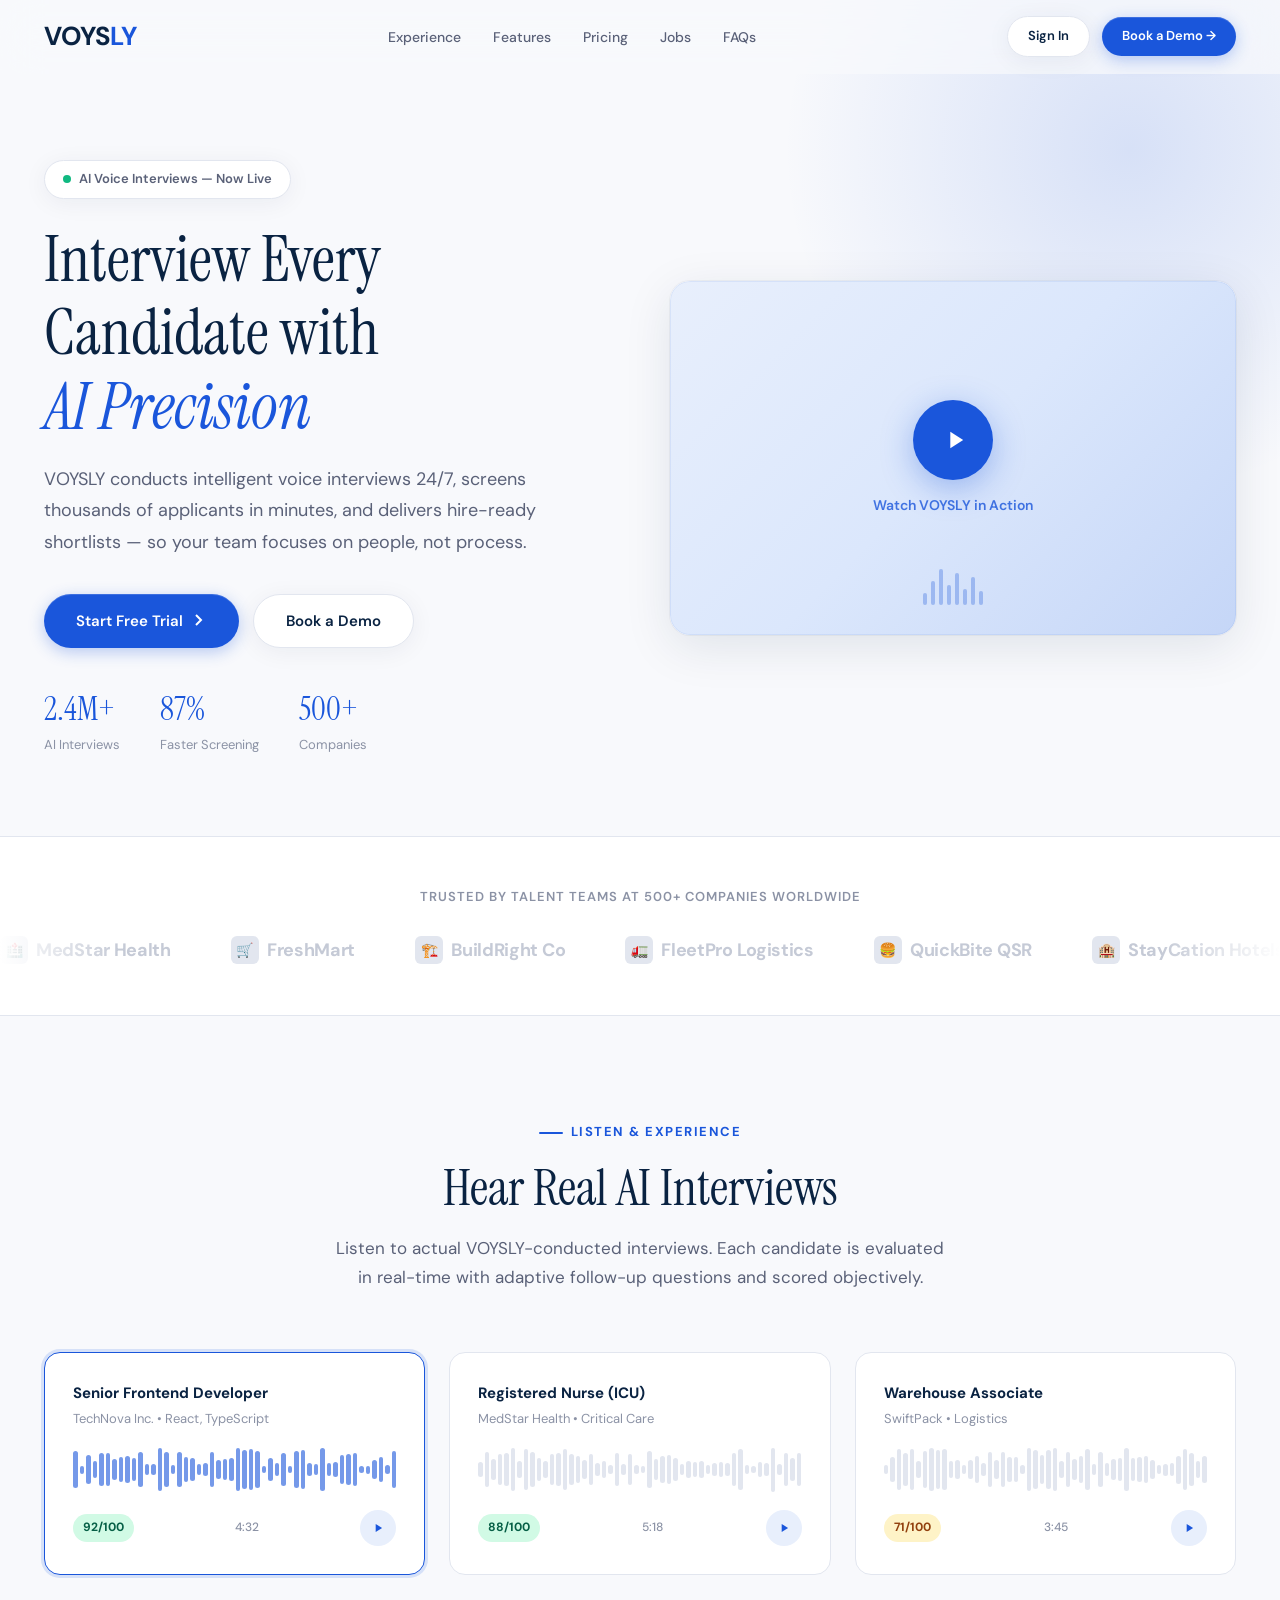
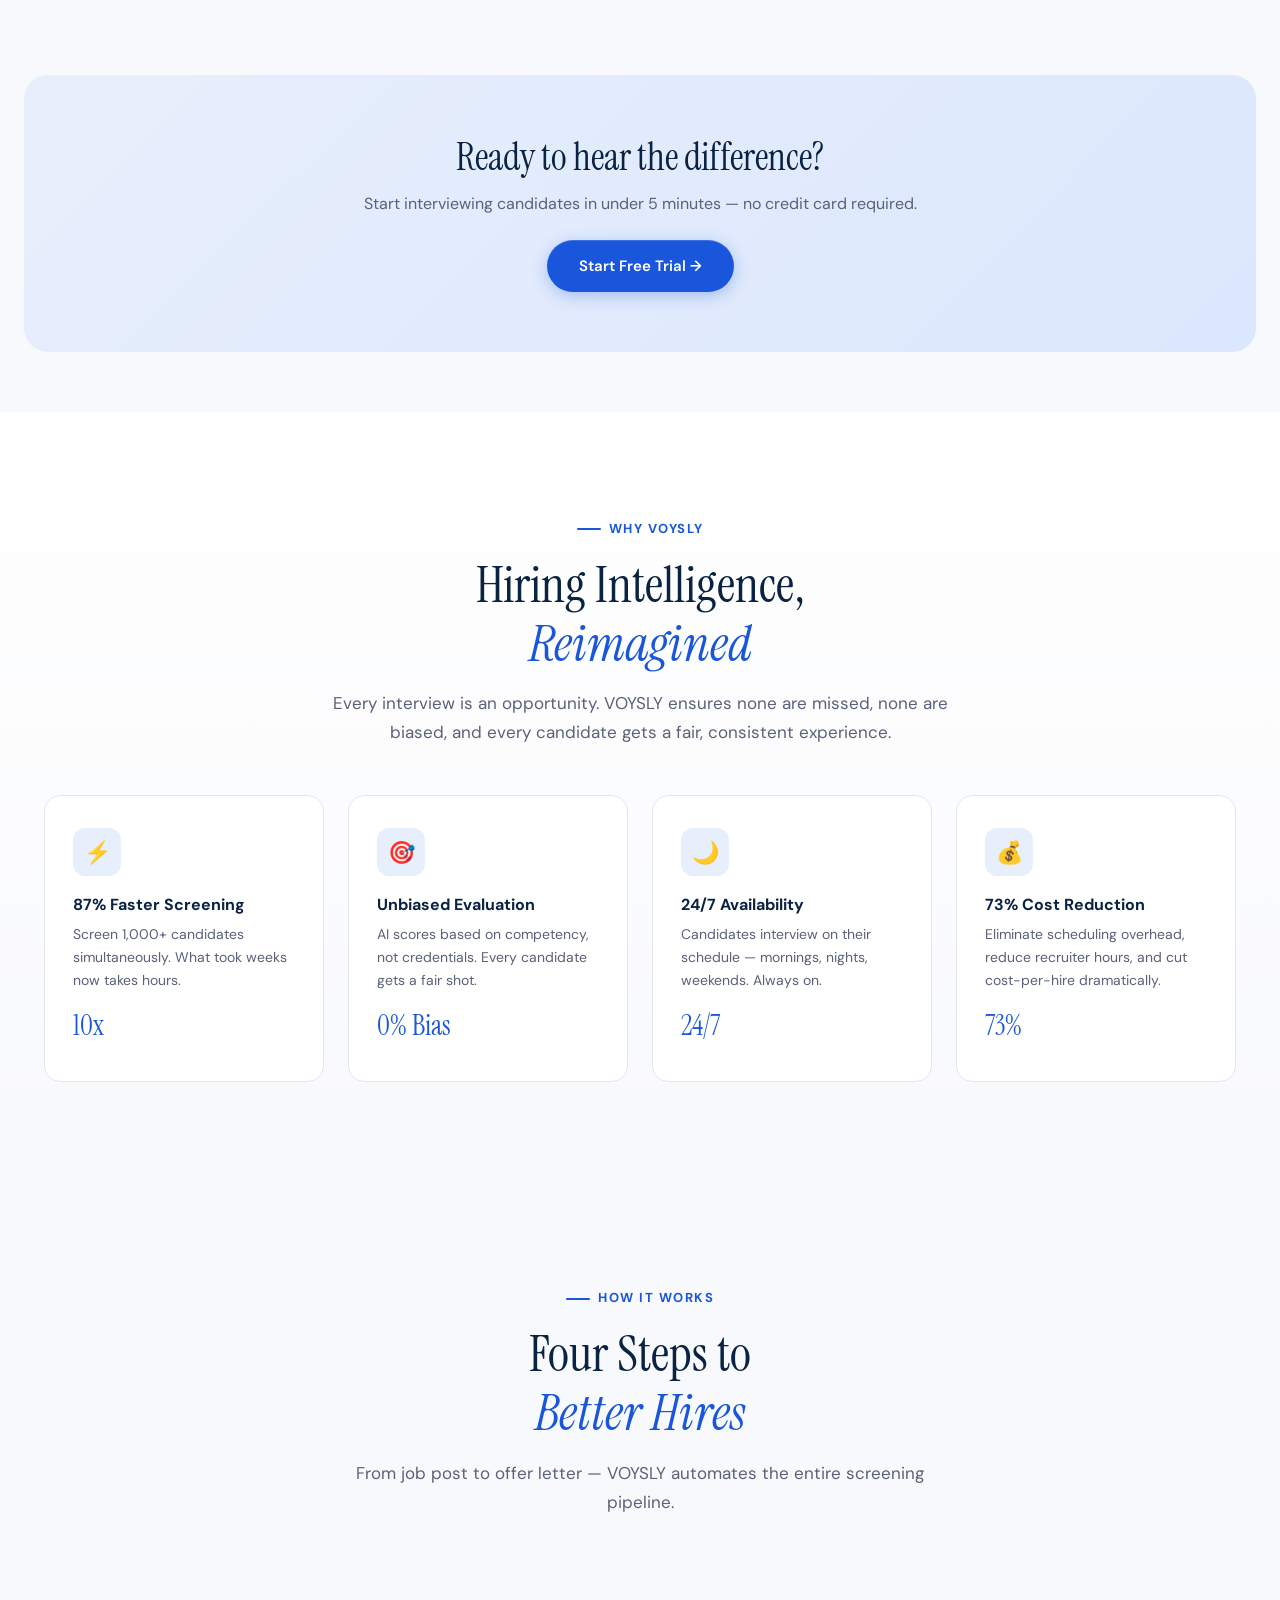
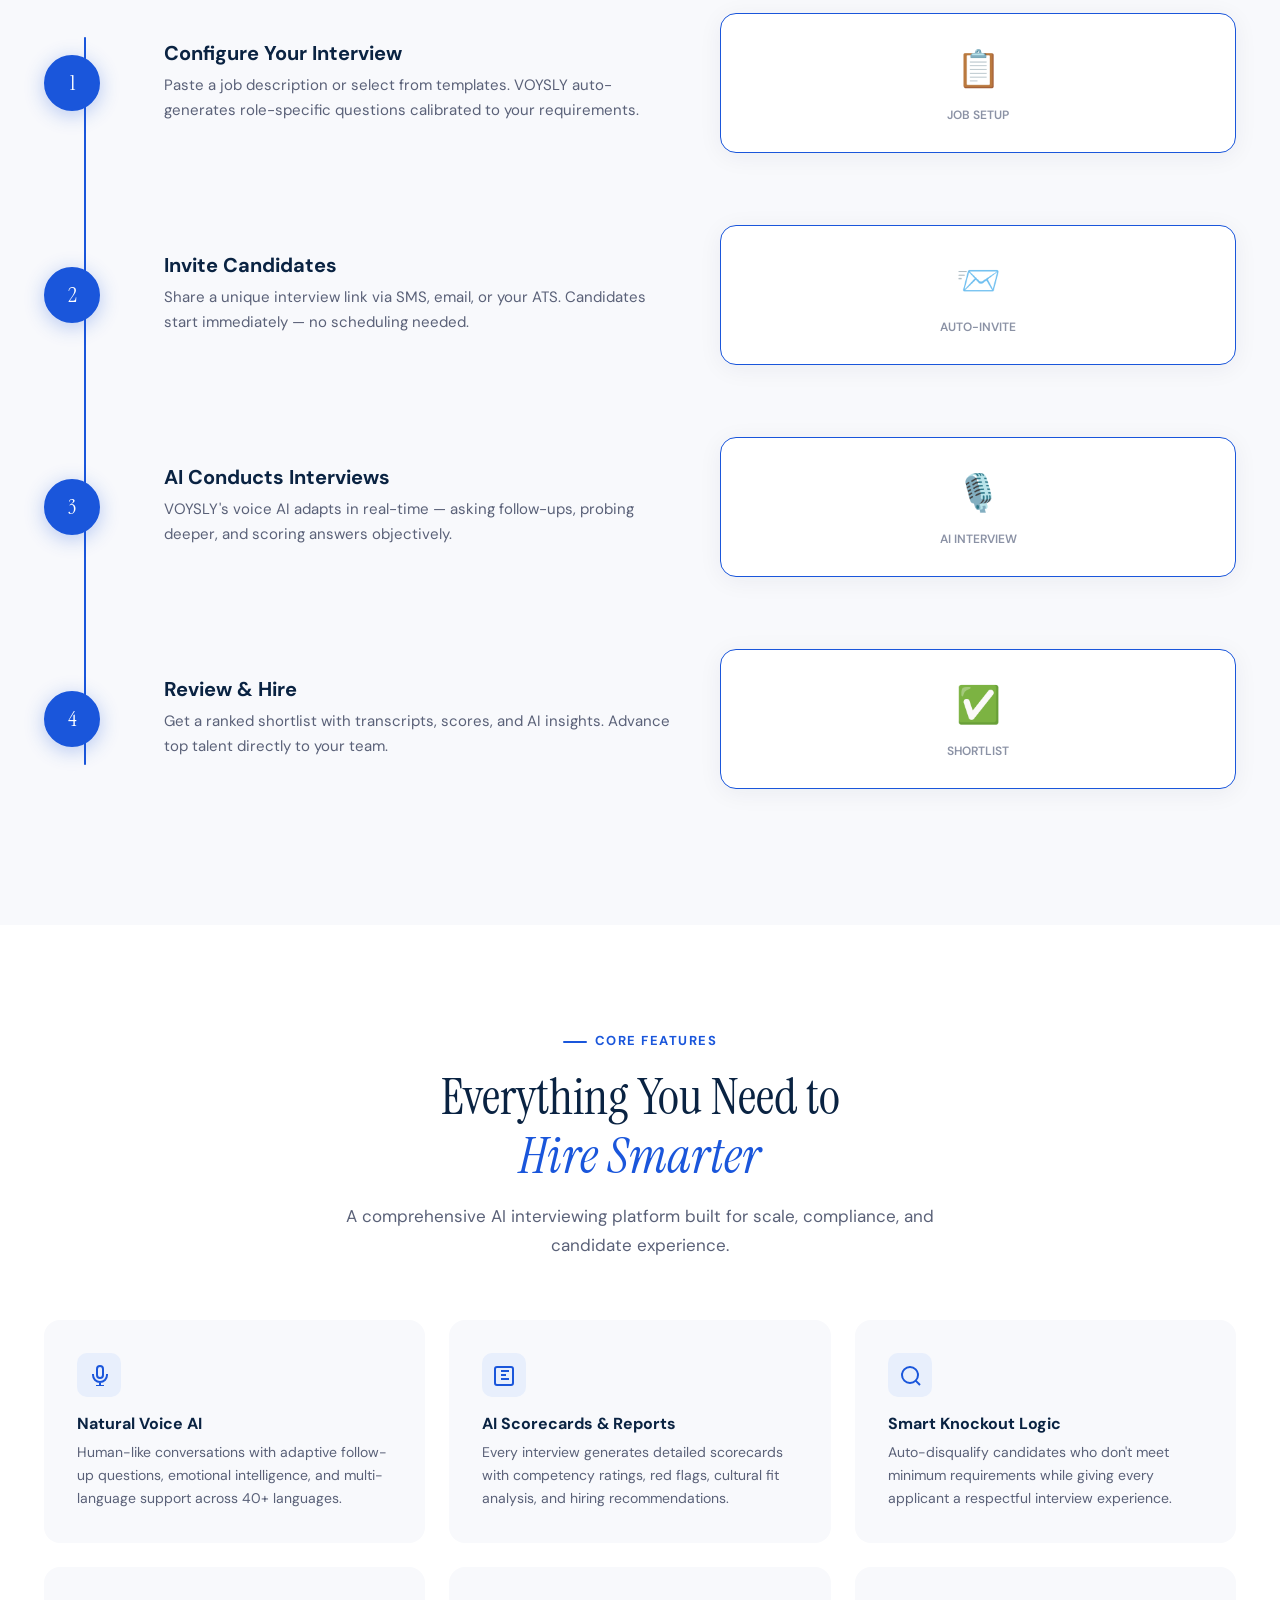
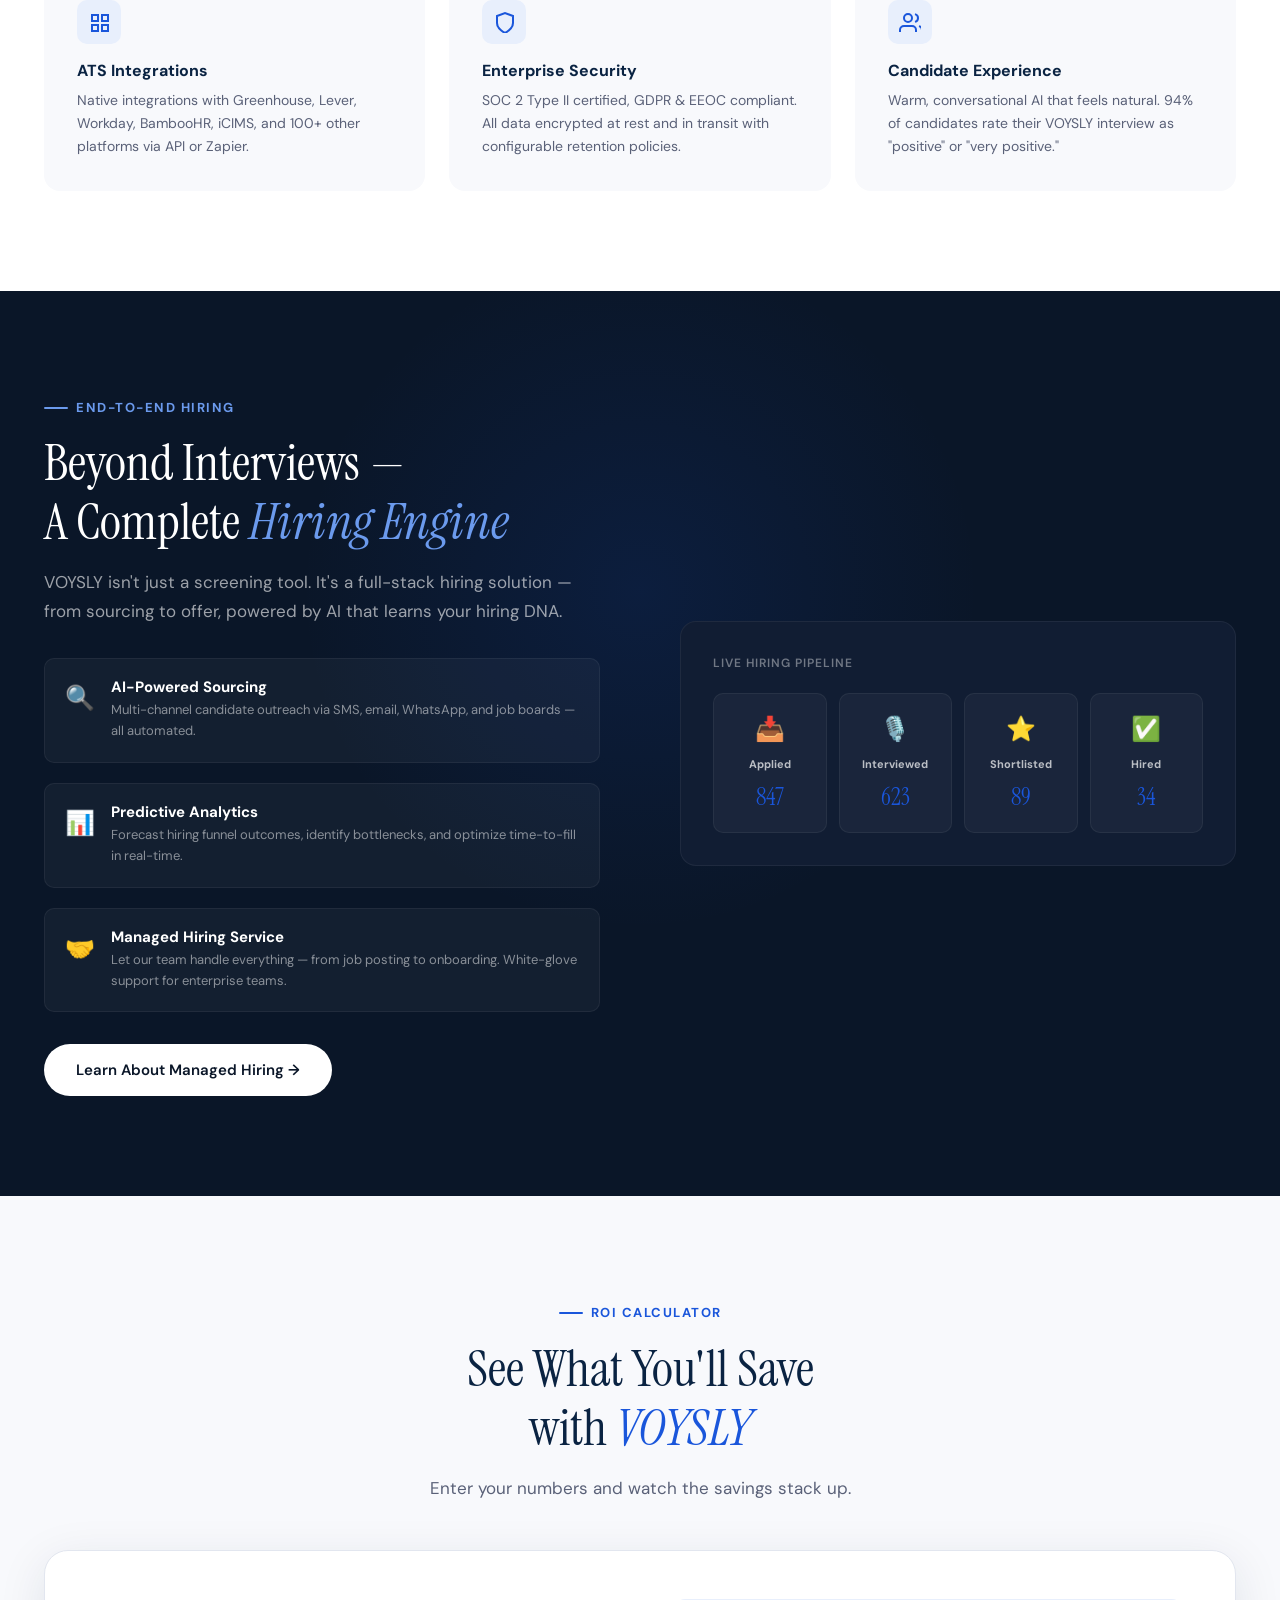
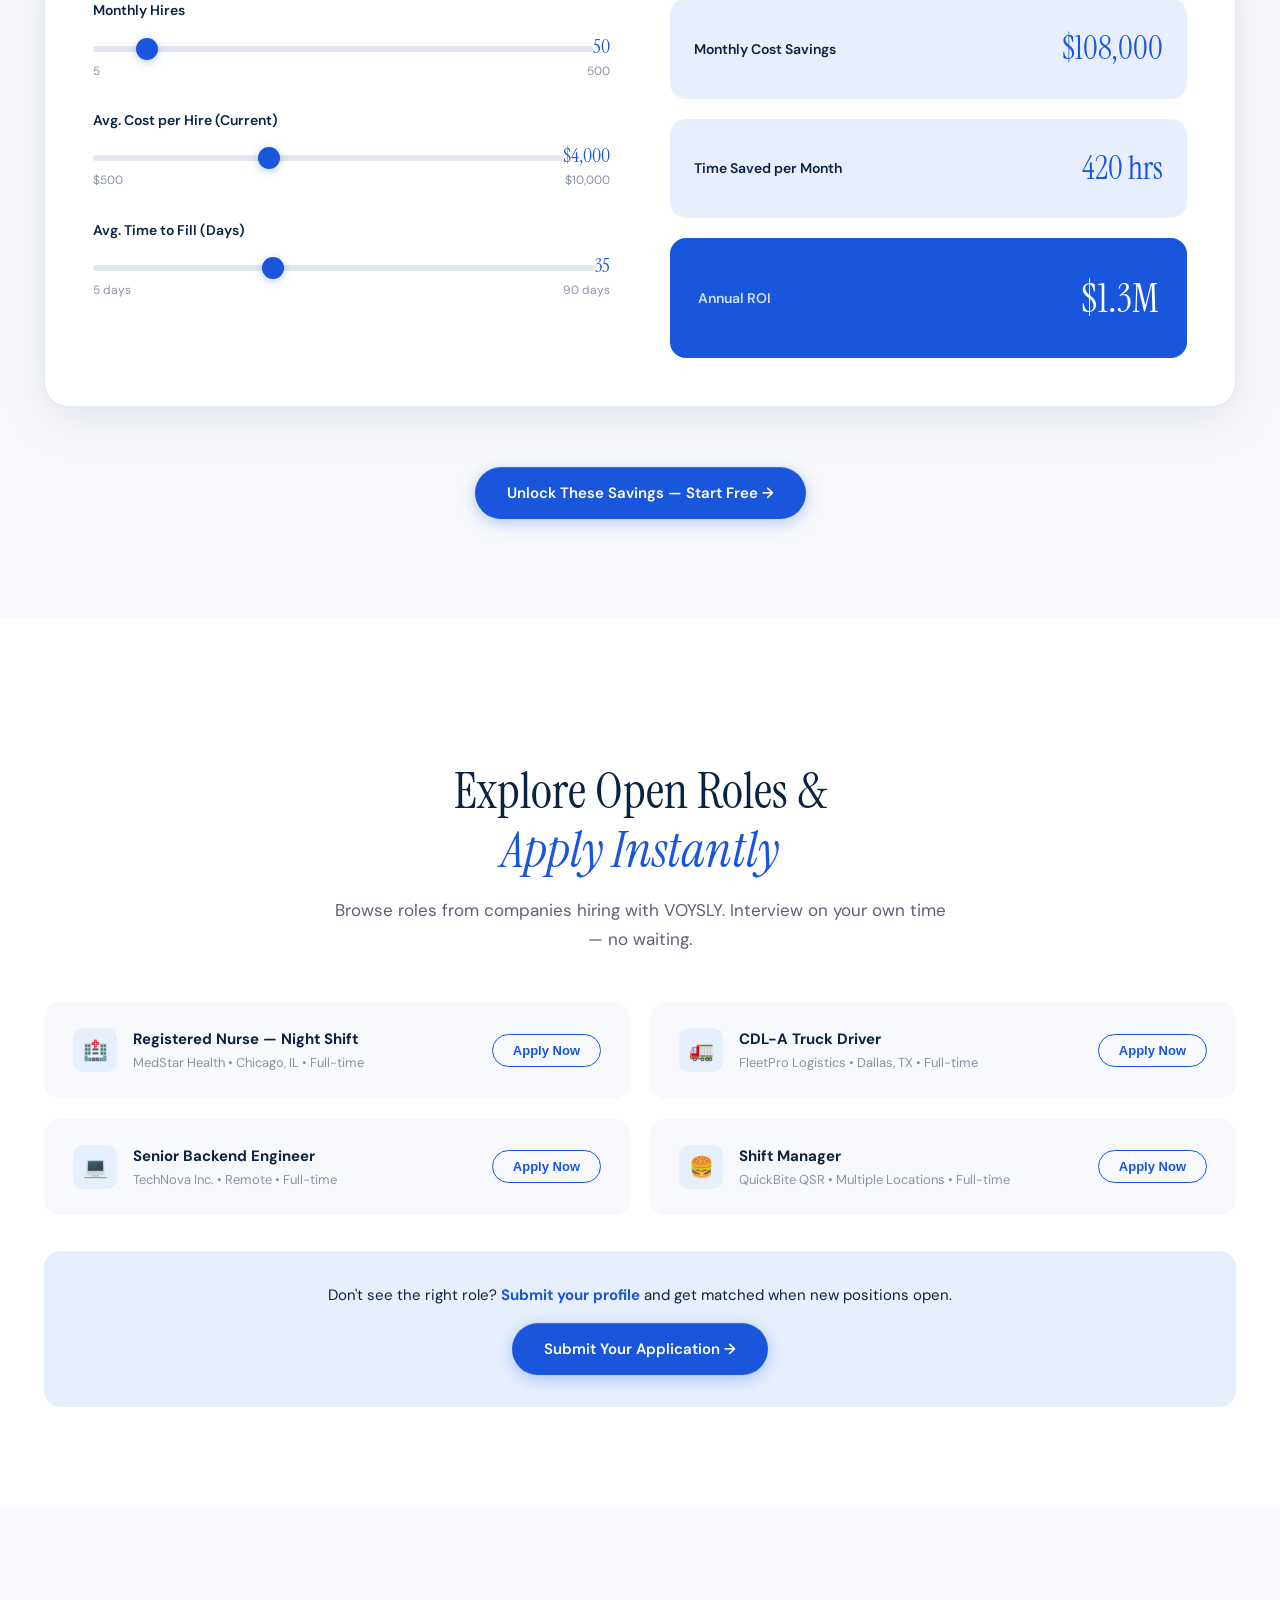
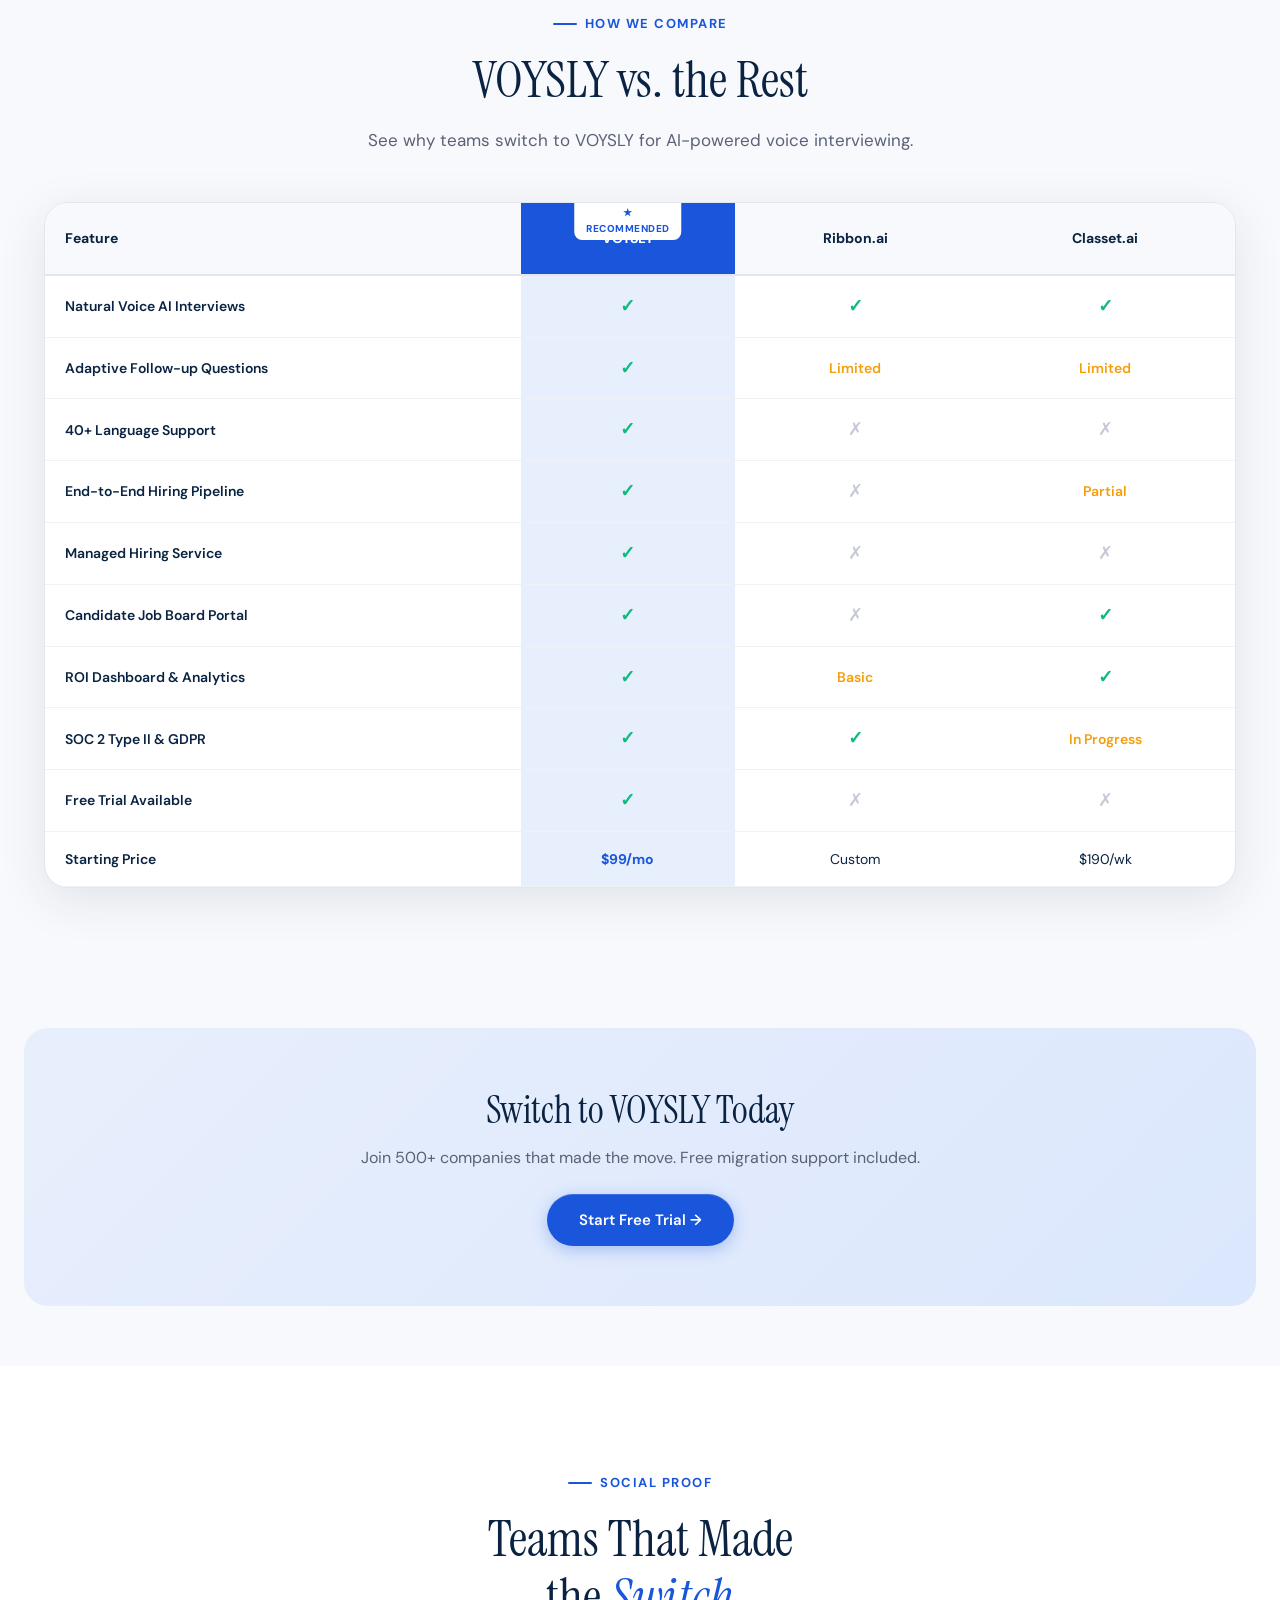
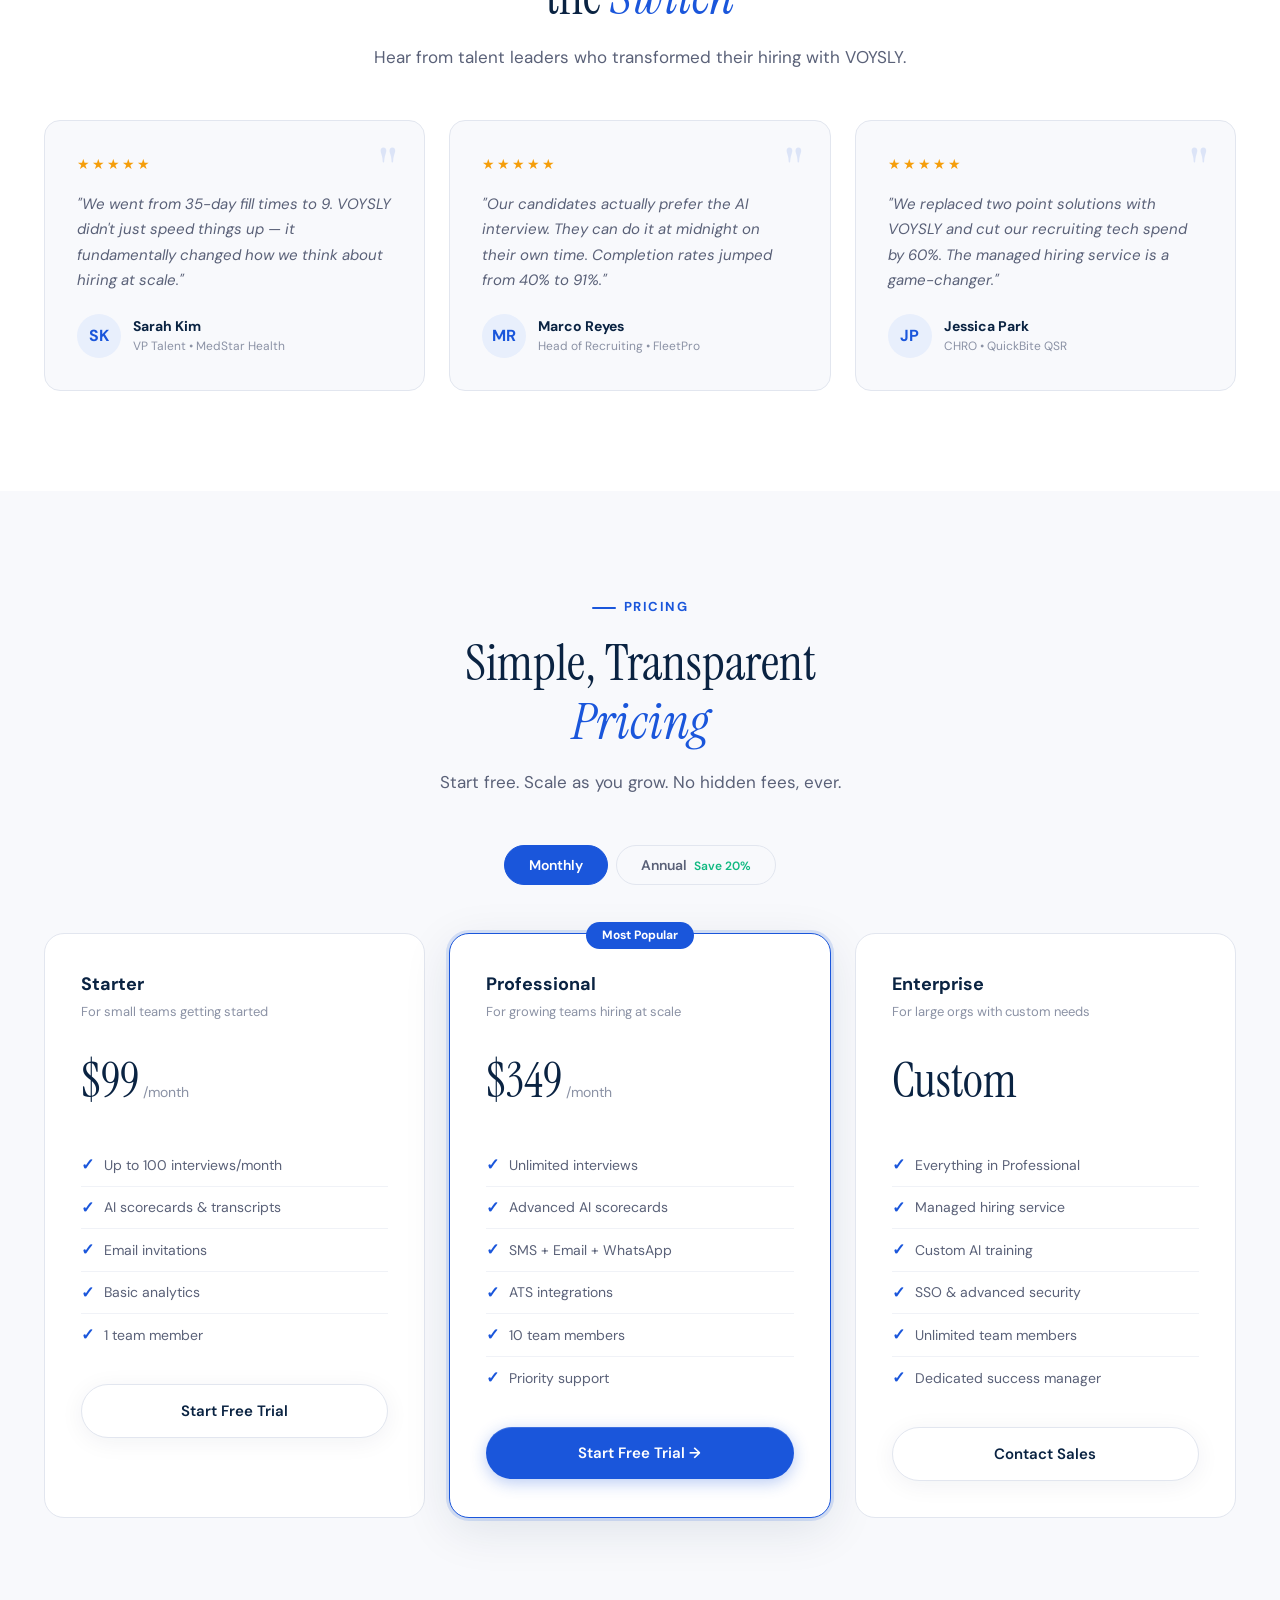
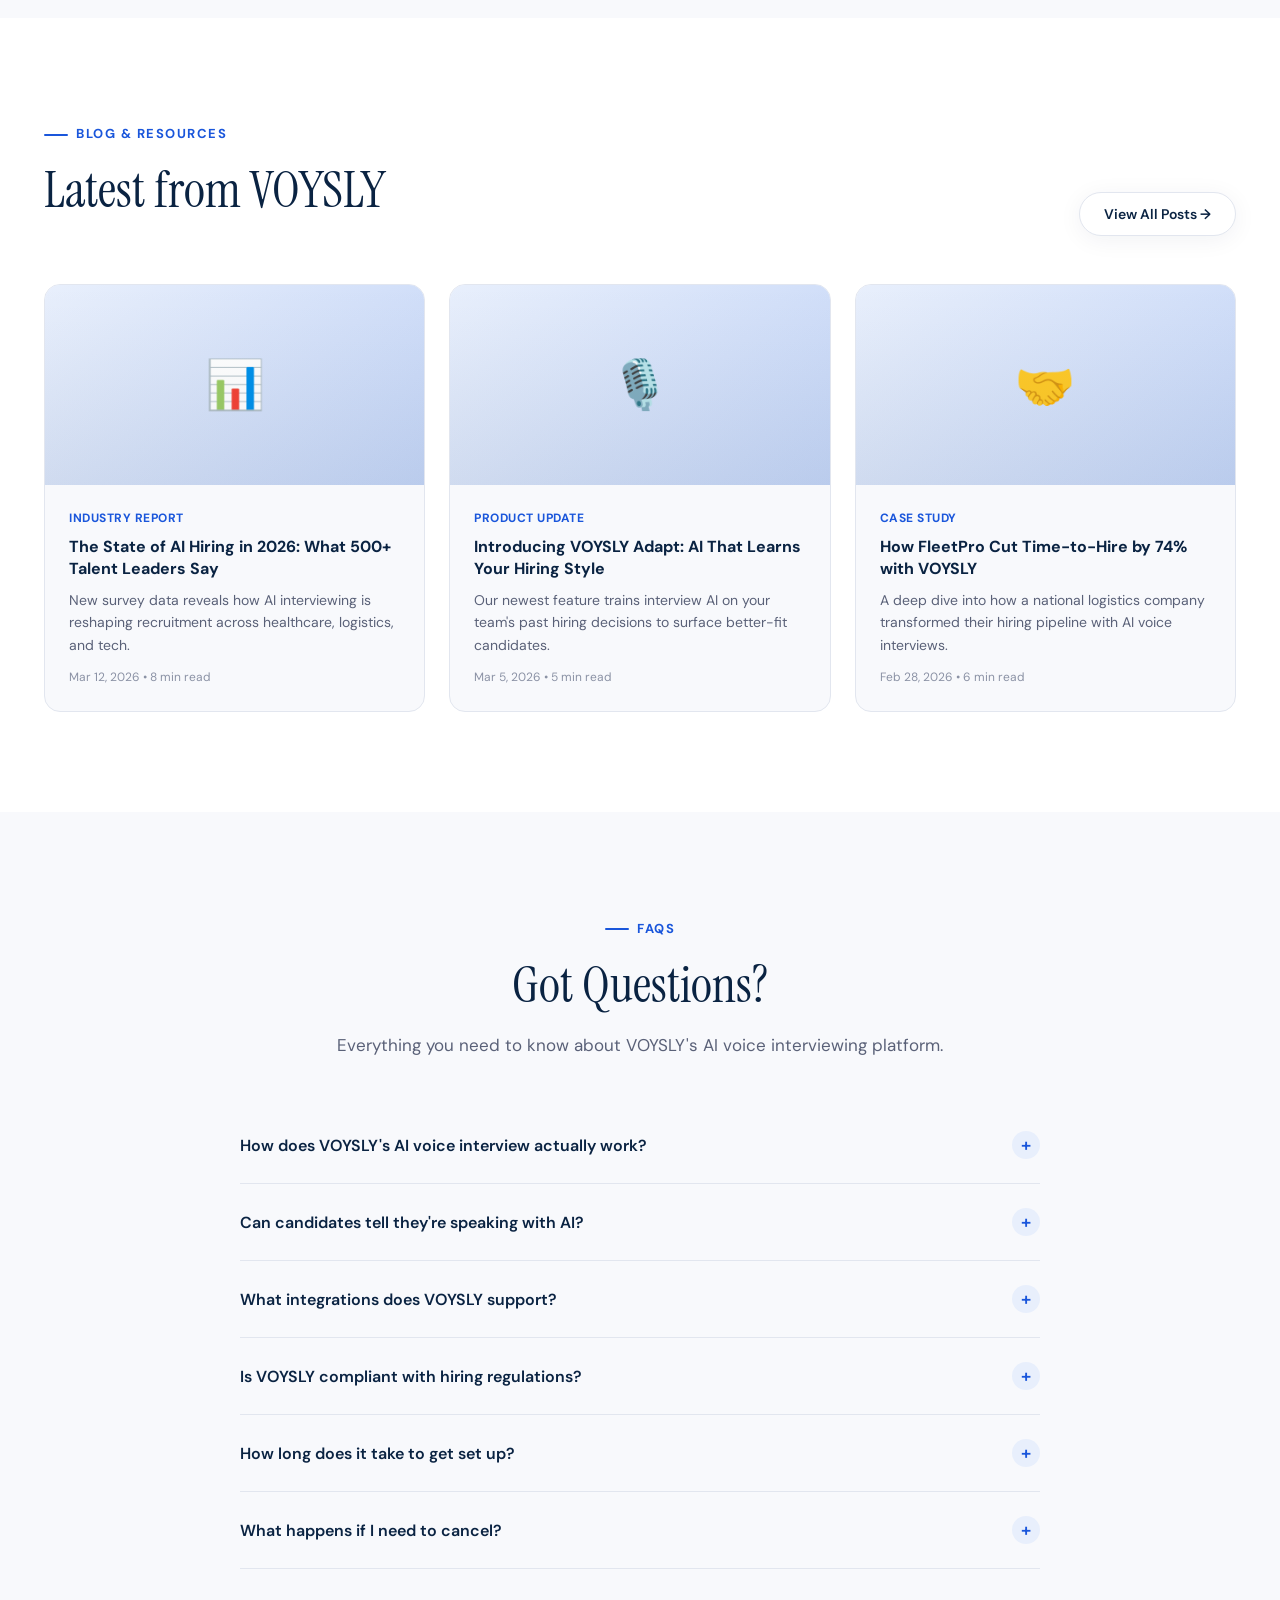
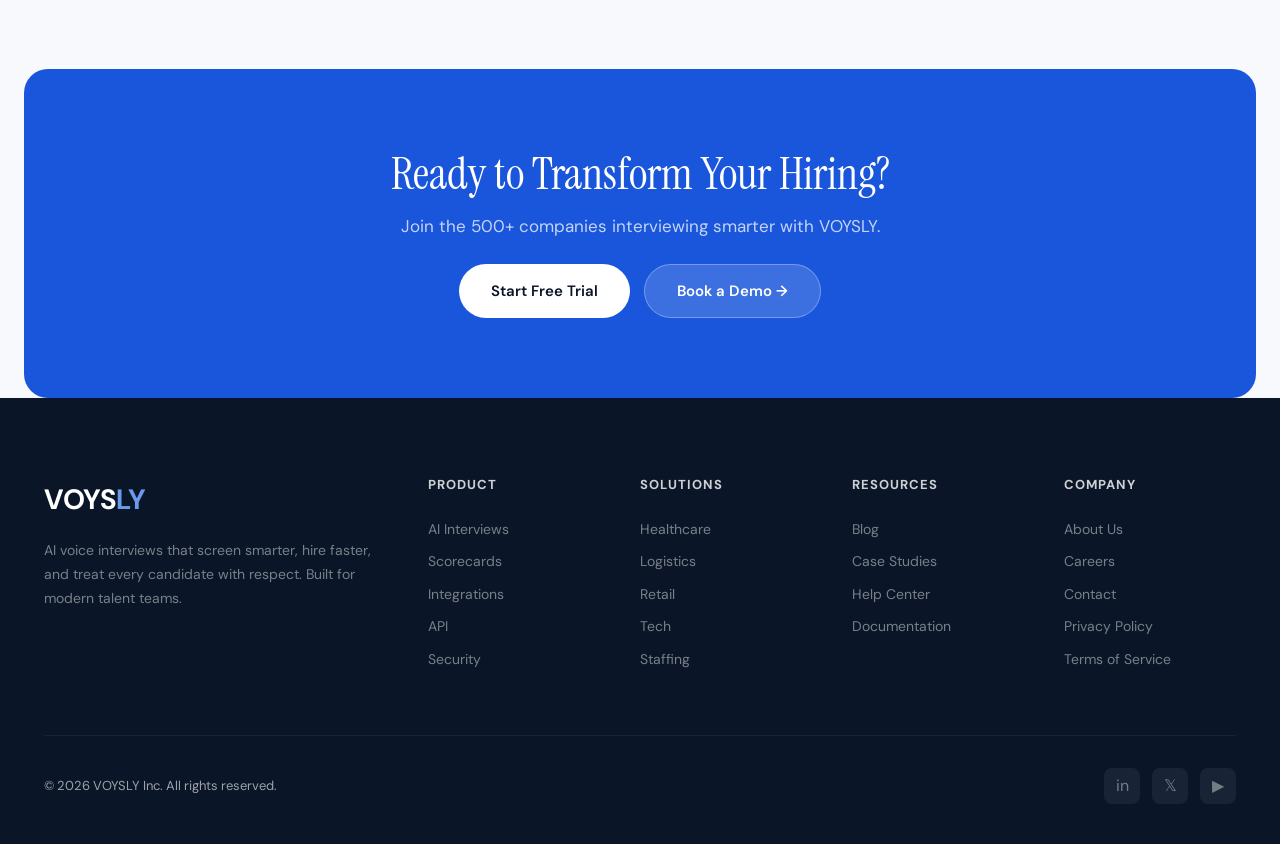
<file: voysly_old.html>
<!DOCTYPE html>
<html lang="en">
<head>
<meta charset="UTF-8">
<meta name="viewport" content="width=device-width, initial-scale=1.0">
<title>VOYSLY — AI Voice Interviews That Hire Smarter</title>
<link rel="preconnect" href="https://fonts.googleapis.com">
<link href="https://fonts.googleapis.com/css2?family=DM+Sans:ital,opsz,wght@0,9..40,300;0,9..40,400;0,9..40,500;0,9..40,600;0,9..40,700;1,9..40,400&family=Instrument+Serif:ital@0;1&display=swap" rel="stylesheet">
<style>
:root {
  --text: #0a2342;
  --accent: #1a56db;
  --accent-light: #e8effc;
  --accent-glow: rgba(26,86,219,0.15);
  --bg: #f8f9fc;
  --white: #ffffff;
  --gray-50: #f0f2f7;
  --gray-100: #e2e6ef;
  --gray-200: #c5cad6;
  --gray-400: #8b92a5;
  --gray-600: #5a6178;
  --dark: #0a1628;
  --dark-card: #111d33;
  --green: #10b981;
  --orange: #f59e0b;
  --red: #ef4444;
  --radius: 16px;
  --radius-sm: 10px;
  --shadow: 0 4px 24px rgba(10,35,66,0.06);
  --shadow-lg: 0 12px 48px rgba(10,35,66,0.1);
}

* { margin:0; padding:0; box-sizing:border-box; }
html { scroll-behavior: smooth; font-size: 16px; }
body {
  font-family: 'DM Sans', sans-serif;
  color: var(--text);
  background: var(--bg);
  overflow-x: hidden;
  line-height: 1.6;
}
h1,h2,h3,h4,h5 { font-family: 'Instrument Serif', serif; font-weight: 400; line-height: 1.15; }
.container { max-width: 1240px; margin: 0 auto; padding: 0 24px; }
.btn {
  display: inline-flex; align-items: center; gap: 8px;
  padding: 14px 32px; border-radius: 50px; font-family: 'DM Sans'; font-size: 15px; font-weight: 600;
  text-decoration: none; cursor: pointer; border: none; transition: all 0.35s cubic-bezier(.4,0,.2,1);
}
.btn-primary {
  background: var(--accent); color: #fff;
  box-shadow: 0 4px 16px rgba(26,86,219,0.3), inset 0 1px 0 rgba(255,255,255,0.15);
}
.btn-primary:hover { background: #1548b8; transform: translateY(-2px); box-shadow: 0 8px 28px rgba(26,86,219,0.4); }
.btn-secondary {
  background: var(--white); color: var(--text); border: 1.5px solid var(--gray-100);
  box-shadow: var(--shadow);
}
.btn-secondary:hover { border-color: var(--accent); color: var(--accent); transform: translateY(-2px); }
.btn-dark { background: var(--white); color: var(--dark); }
.btn-dark:hover { background: var(--accent); color: #fff; }
.badge {
  display: inline-flex; align-items: center; gap: 6px;
  padding: 6px 16px; border-radius: 50px; font-size: 13px; font-weight: 600;
  background: var(--accent-light); color: var(--accent);
}
.section-label {
  display: inline-flex; align-items: center; gap: 8px;
  font-size: 13px; font-weight: 700; letter-spacing: 1.5px; text-transform: uppercase;
  color: var(--accent); margin-bottom: 16px;
}
.section-label::before {
  content: ''; width: 24px; height: 2px; background: var(--accent); border-radius: 2px;
}
.section-title { font-size: clamp(2rem, 4vw, 3.2rem); margin-bottom: 16px; }
.section-sub { font-size: 17px; color: var(--gray-600); max-width: 620px; line-height: 1.7; }

/* ===== SCROLL ANIMATIONS ===== */
.reveal {
  opacity: 0; transform: translateY(40px);
  transition: opacity 0.8s cubic-bezier(.4,0,.2,1), transform 0.8s cubic-bezier(.4,0,.2,1);
}
.reveal.visible { opacity: 1; transform: translateY(0); }
.reveal-left { opacity:0; transform: translateX(-50px); transition: all 0.8s cubic-bezier(.4,0,.2,1); }
.reveal-left.visible { opacity:1; transform: translateX(0); }
.reveal-right { opacity:0; transform: translateX(50px); transition: all 0.8s cubic-bezier(.4,0,.2,1); }
.reveal-right.visible { opacity:1; transform: translateX(0); }
.reveal-scale { opacity:0; transform: scale(0.92); transition: all 0.8s cubic-bezier(.4,0,.2,1); }
.reveal-scale.visible { opacity:1; transform: scale(1); }
.stagger-1 { transition-delay: 0.1s; }
.stagger-2 { transition-delay: 0.2s; }
.stagger-3 { transition-delay: 0.3s; }
.stagger-4 { transition-delay: 0.4s; }
.stagger-5 { transition-delay: 0.5s; }

/* ===== NAVBAR ===== */
.navbar {
  position: fixed; top: 0; left: 0; width: 100%; z-index: 1000;
  padding: 16px 0; transition: all 0.4s ease;
  background: rgba(248,249,252,0.7); backdrop-filter: blur(20px); -webkit-backdrop-filter: blur(20px);
}
.navbar.scrolled { padding: 10px 0; box-shadow: 0 1px 12px rgba(10,35,66,0.06); }
.navbar .container { display: flex; align-items: center; justify-content: space-between; }
.nav-logo { font-family: 'DM Sans'; font-size: 26px; font-weight: 700; color: var(--text); text-decoration: none; letter-spacing: -0.5px; }
.nav-logo span { color: var(--accent); }
.nav-links { display: flex; align-items: center; gap: 32px; list-style: none; }
.nav-links a { font-size: 14px; font-weight: 500; color: var(--gray-600); text-decoration: none; transition: color 0.3s; }
.nav-links a:hover { color: var(--accent); }
.nav-cta { display: flex; gap: 12px; align-items: center; }
.nav-cta .btn { padding: 10px 24px; font-size: 14px; }
.mobile-toggle { display: none; background: none; border: none; cursor: pointer; }

/* ===== HERO ===== */
.hero {
  padding: 160px 0 80px;
  position: relative;
  overflow: hidden;
}
.hero::before {
  content: '';
  position: absolute; top: -200px; right: -200px;
  width: 700px; height: 700px;
  background: radial-gradient(circle, var(--accent-glow) 0%, transparent 70%);
  pointer-events: none;
  animation: heroGlow 8s ease-in-out infinite alternate;
}
@keyframes heroGlow {
  0% { transform: translate(0,0) scale(1); }
  100% { transform: translate(-60px,40px) scale(1.15); }
}
.hero .container { display: grid; grid-template-columns: 1fr 1fr; gap: 60px; align-items: center; }
.hero-content { position: relative; z-index: 2; }
.hero-badge {
  display: inline-flex; align-items: center; gap: 8px;
  padding: 8px 18px; border-radius: 50px; font-size: 13px; font-weight: 600;
  background: var(--white); border: 1px solid var(--gray-100);
  color: var(--gray-600); margin-bottom: 24px;
  box-shadow: var(--shadow);
  animation: badgePulse 3s ease-in-out infinite;
}
@keyframes badgePulse {
  0%,100% { box-shadow: var(--shadow); }
  50% { box-shadow: 0 4px 24px rgba(26,86,219,0.15); }
}
.hero-badge .dot { width: 8px; height: 8px; border-radius: 50%; background: var(--green); animation: dotBlink 2s infinite; }
@keyframes dotBlink { 0%,100%{opacity:1;}50%{opacity:0.4;} }
.hero h1 { font-size: clamp(2.8rem, 5vw, 4rem); margin-bottom: 20px; }
.hero h1 .accent { color: var(--accent); font-style: italic; }
.hero-desc { font-size: 18px; color: var(--gray-600); line-height: 1.75; margin-bottom: 36px; max-width: 520px; }
.hero-ctas { display: flex; gap: 14px; flex-wrap: wrap; margin-bottom: 36px; }
.hero-stats { display: flex; gap: 40px; }
.hero-stat { text-align: left; }
.hero-stat-num { font-family: 'Instrument Serif'; font-size: 32px; color: var(--accent); }
.hero-stat-label { font-size: 13px; color: var(--gray-400); }

/* Hero Video */
.hero-video-wrap {
  position: relative; border-radius: 20px; overflow: hidden;
  background: var(--white);
  box-shadow: var(--shadow-lg), 0 0 0 1px rgba(10,35,66,0.04);
  aspect-ratio: 16/10;
  cursor: pointer;
}
.hero-video-wrap::after {
  content: '';
  position: absolute; inset: 0;
  border-radius: 20px;
  border: 1px solid rgba(26,86,219,0.08);
  pointer-events: none;
}
.video-placeholder {
  width: 100%; height: 100%;
  background: linear-gradient(135deg, var(--accent-light) 0%, #dbe7fc 50%, #c5d6f7 100%);
  display: flex; flex-direction: column; align-items: center; justify-content: center;
  position: relative;
}
.video-play-btn {
  width: 80px; height: 80px; border-radius: 50%;
  background: var(--accent); display: flex; align-items: center; justify-content: center;
  box-shadow: 0 8px 32px rgba(26,86,219,0.35);
  transition: all 0.4s ease;
  position: relative; z-index: 2;
}
.video-play-btn:hover { transform: scale(1.1); box-shadow: 0 12px 40px rgba(26,86,219,0.45); }
.video-play-btn svg { width: 28px; height: 28px; fill: #fff; margin-left: 4px; }
.video-label { margin-top: 14px; font-size: 14px; font-weight: 600; color: var(--accent); opacity: 0.8; }
/* Sound wave decoration */
.sound-waves {
  position: absolute; bottom: 30px; left: 50%; transform: translateX(-50%);
  display: flex; gap: 4px; align-items: flex-end; height: 40px;
}
.sound-wave-bar {
  width: 4px; border-radius: 4px; background: var(--accent); opacity: 0.3;
  animation: waveBar 1.2s ease-in-out infinite;
}
.sound-wave-bar:nth-child(1) { height: 12px; animation-delay: 0s; }
.sound-wave-bar:nth-child(2) { height: 24px; animation-delay: 0.1s; }
.sound-wave-bar:nth-child(3) { height: 36px; animation-delay: 0.2s; }
.sound-wave-bar:nth-child(4) { height: 20px; animation-delay: 0.3s; }
.sound-wave-bar:nth-child(5) { height: 32px; animation-delay: 0.4s; }
.sound-wave-bar:nth-child(6) { height: 16px; animation-delay: 0.5s; }
.sound-wave-bar:nth-child(7) { height: 28px; animation-delay: 0.6s; }
.sound-wave-bar:nth-child(8) { height: 14px; animation-delay: 0.7s; }
@keyframes waveBar {
  0%,100% { transform: scaleY(1); }
  50% { transform: scaleY(0.4); }
}

/* ===== LOGO BAR ===== */
.logo-bar {
  padding: 50px 0;
  border-top: 1px solid var(--gray-100);
  border-bottom: 1px solid var(--gray-100);
  background: var(--white);
  overflow: hidden;
}
.logo-bar-label { text-align: center; font-size: 13px; font-weight: 600; color: var(--gray-400); letter-spacing: 1px; text-transform: uppercase; margin-bottom: 28px; }
.logo-track-wrapper { overflow: hidden; position: relative; }
.logo-track-wrapper::before, .logo-track-wrapper::after {
  content: ''; position: absolute; top: 0; width: 120px; height: 100%; z-index: 2; pointer-events: none;
}
.logo-track-wrapper::before { left: 0; background: linear-gradient(90deg, var(--white), transparent); }
.logo-track-wrapper::after { right: 0; background: linear-gradient(270deg, var(--white), transparent); }
.logo-track {
  display: flex; gap: 60px; align-items: center;
  animation: scrollLogos 30s linear infinite;
  width: max-content;
}
@keyframes scrollLogos {
  0% { transform: translateX(0); }
  100% { transform: translateX(-50%); }
}
.logo-item {
  flex-shrink: 0;
  font-family: 'DM Sans'; font-size: 18px; font-weight: 700; color: var(--gray-200);
  white-space: nowrap; letter-spacing: -0.3px;
  display: flex; align-items: center; gap: 8px;
  transition: color 0.3s;
}
.logo-item:hover { color: var(--gray-400); }
.logo-item .logo-icon { width: 28px; height: 28px; border-radius: 6px; background: var(--gray-100); display: flex; align-items: center; justify-content: center; font-size: 14px; }

/* ===== EXPERIENCE SECTION ===== */
.experience { padding: 100px 0; }
.experience-header { text-align: center; margin-bottom: 60px; }
.experience-header .section-sub { margin: 0 auto; }
.interview-player-grid { display: grid; grid-template-columns: 1fr 1fr 1fr; gap: 24px; }
.interview-card {
  background: var(--white); border-radius: var(--radius); padding: 28px;
  border: 1px solid var(--gray-100); transition: all 0.4s ease;
  cursor: pointer; position: relative; overflow: hidden;
}
.interview-card:hover { border-color: var(--accent); box-shadow: var(--shadow-lg); transform: translateY(-4px); }
.interview-card.active { border-color: var(--accent); box-shadow: 0 0 0 3px var(--accent-glow); }
.ic-role { font-family: 'DM Sans'; font-size: 15px; font-weight: 700; margin-bottom: 4px; }
.ic-company { font-size: 13px; color: var(--gray-400); margin-bottom: 16px; }
.ic-waveform {
  height: 48px; display: flex; align-items: center; gap: 2px; margin-bottom: 16px;
}
.ic-wave-bar {
  flex: 1; border-radius: 4px; background: var(--gray-100); min-height: 4px;
  transition: background 0.3s, height 0.3s;
}
.interview-card.active .ic-wave-bar { background: var(--accent); opacity: 0.6; }
.interview-card.active .ic-wave-bar.played { opacity: 1; }
.ic-bottom { display: flex; justify-content: space-between; align-items: center; }
.ic-duration { font-size: 12px; color: var(--gray-400); font-weight: 500; }
.ic-play {
  width: 36px; height: 36px; border-radius: 50%; border: none;
  background: var(--accent-light); color: var(--accent);
  display: flex; align-items: center; justify-content: center; cursor: pointer;
  transition: all 0.3s;
}
.ic-play:hover { background: var(--accent); color: #fff; }
.ic-score {
  display: inline-flex; padding: 4px 10px; border-radius: 50px;
  font-size: 12px; font-weight: 700;
}
.ic-score.high { background: #d1fae5; color: #065f46; }
.ic-score.mid { background: #fef3c7; color: #92400e; }
.ic-score.low { background: #fce4ec; color: #b71c1c; }

/* ===== BENEFITS ===== */
.benefits {
  padding: 100px 0;
  background: linear-gradient(180deg, var(--white) 0%, var(--bg) 100%);
}
.benefits-grid { display: grid; grid-template-columns: repeat(4, 1fr); gap: 24px; margin-top: 48px; }
.benefit-card {
  background: var(--white); border-radius: var(--radius); padding: 32px 28px;
  border: 1px solid var(--gray-100);
  transition: all 0.4s cubic-bezier(.4,0,.2,1);
  position: relative; overflow: hidden;
}
.benefit-card::before {
  content: ''; position: absolute; top: 0; left: 0; width: 100%; height: 3px;
  background: var(--accent); transform: scaleX(0); transform-origin: left;
  transition: transform 0.5s cubic-bezier(.4,0,.2,1);
}
.benefit-card:hover { transform: translateY(-6px); box-shadow: var(--shadow-lg); border-color: transparent; }
.benefit-card:hover::before { transform: scaleX(1); }
.benefit-icon {
  width: 48px; height: 48px; border-radius: 12px;
  background: var(--accent-light); display: flex; align-items: center; justify-content: center;
  margin-bottom: 20px; font-size: 22px;
  transition: all 0.4s;
}
.benefit-card:hover .benefit-icon { background: var(--accent); color: #fff; transform: scale(1.05); }
.benefit-card h4 { font-family: 'DM Sans'; font-size: 16px; font-weight: 700; margin-bottom: 8px; }
.benefit-card p { font-size: 14px; color: var(--gray-600); line-height: 1.65; }
.benefit-metric { font-family: 'Instrument Serif'; font-size: 28px; color: var(--accent); margin-top: 12px; }

/* ===== HOW IT WORKS ===== */
.workflow { padding: 100px 0; }
.workflow-header { text-align: center; margin-bottom: 60px; }
.workflow-header .section-sub { margin: 0 auto; }
.workflow-steps { position: relative; display: flex; flex-direction: column; gap: 0; }
.workflow-line {
  position: absolute; left: 40px; top: 60px; bottom: 60px; width: 2px;
  background: var(--gray-100);
}
.workflow-line-fill {
  width: 100%; height: 0%; background: var(--accent);
  transition: height 1.5s ease;
  border-radius: 2px;
}
.workflow-step {
  display: grid; grid-template-columns: 80px 1fr 1fr; gap: 40px; align-items: center;
  padding: 36px 0;
  opacity: 0.4; transition: opacity 0.6s ease;
}
.workflow-step.active { opacity: 1; }
.ws-number {
  width: 56px; height: 56px; border-radius: 50%;
  background: var(--white); border: 2px solid var(--gray-100);
  display: flex; align-items: center; justify-content: center;
  font-family: 'Instrument Serif'; font-size: 22px; color: var(--gray-400);
  transition: all 0.5s ease;
  position: relative; z-index: 2;
}
.workflow-step.active .ws-number {
  background: var(--accent); color: #fff; border-color: var(--accent);
  box-shadow: 0 4px 20px rgba(26,86,219,0.3);
}
.ws-content h3 { font-family: 'DM Sans'; font-size: 20px; font-weight: 700; margin-bottom: 8px; }
.ws-content p { font-size: 15px; color: var(--gray-600); line-height: 1.65; }
.ws-visual {
  background: var(--white); border-radius: var(--radius); padding: 24px;
  border: 1px solid var(--gray-100);
  height: 140px; display: flex; align-items: center; justify-content: center;
  transition: all 0.5s ease;
}
.workflow-step.active .ws-visual {
  border-color: var(--accent); box-shadow: var(--shadow);
}
.ws-visual-inner { text-align: center; }
.ws-visual-icon { font-size: 36px; margin-bottom: 8px; }
.ws-visual-text { font-size: 12px; color: var(--gray-400); font-weight: 600; }

/* ===== FEATURES GRID ===== */
.features { padding: 100px 0; background: var(--white); }
.features-header { text-align: center; margin-bottom: 60px; }
.features-header .section-sub { margin: 0 auto; }
.features-grid { display: grid; grid-template-columns: repeat(3, 1fr); gap: 24px; }
.feature-card {
  background: var(--bg); border-radius: var(--radius); padding: 32px;
  border: 1px solid transparent;
  transition: all 0.4s cubic-bezier(.4,0,.2,1);
  position: relative;
}
.feature-card:hover {
  background: var(--white); border-color: var(--accent);
  box-shadow: var(--shadow-lg); transform: translateY(-4px);
}
.feature-card-icon {
  width: 44px; height: 44px; border-radius: 10px;
  background: var(--accent-light); display: flex; align-items: center; justify-content: center;
  margin-bottom: 18px; font-size: 20px;
  transition: all 0.3s;
}
.feature-card:hover .feature-card-icon { background: var(--accent); }
.feature-card:hover .feature-card-icon svg { stroke: #fff; }
.feature-card h4 { font-family: 'DM Sans'; font-size: 16px; font-weight: 700; margin-bottom: 8px; }
.feature-card p { font-size: 14px; color: var(--gray-600); line-height: 1.65; }

/* ===== END-TO-END HIRING (DARK) ===== */
.e2e {
  padding: 100px 0;
  background: var(--dark);
  color: #fff;
  position: relative;
  overflow: hidden;
}
.e2e::before {
  content: '';
  position: absolute; top: -100px; left: 50%; transform: translateX(-50%);
  width: 800px; height: 800px;
  background: radial-gradient(circle, rgba(26,86,219,0.12) 0%, transparent 60%);
  pointer-events: none;
}
.e2e-inner { display: grid; grid-template-columns: 1fr 1fr; gap: 80px; align-items: center; position: relative; z-index: 2; }
.e2e .section-label { color: #6b9aed; }
.e2e .section-label::before { background: #6b9aed; }
.e2e .section-title { color: #fff; }
.e2e .section-sub { color: rgba(255,255,255,0.6); }
.e2e-features { display: flex; flex-direction: column; gap: 20px; margin-top: 32px; }
.e2e-feature {
  display: flex; gap: 16px; align-items: flex-start;
  padding: 20px; border-radius: var(--radius-sm);
  background: rgba(255,255,255,0.04);
  border: 1px solid rgba(255,255,255,0.06);
  transition: all 0.4s;
}
.e2e-feature:hover { background: rgba(255,255,255,0.08); border-color: rgba(26,86,219,0.3); transform: translateX(6px); }
.e2e-feat-icon { font-size: 24px; flex-shrink: 0; }
.e2e-feat-text h4 { font-family: 'DM Sans'; font-size: 15px; font-weight: 700; margin-bottom: 4px; }
.e2e-feat-text p { font-size: 13px; color: rgba(255,255,255,0.5); line-height: 1.6; }
.e2e-visual {
  display: flex; flex-direction: column; gap: 20px;
}
.e2e-pipeline {
  background: var(--dark-card); border-radius: var(--radius); padding: 32px;
  border: 1px solid rgba(255,255,255,0.06);
}
.pipeline-label { font-size: 12px; font-weight: 600; color: rgba(255,255,255,0.4); letter-spacing: 1px; text-transform: uppercase; margin-bottom: 20px; }
.pipeline-stages { display: flex; gap: 12px; }
.pipeline-stage {
  flex: 1; text-align: center; padding: 16px 8px; border-radius: var(--radius-sm);
  background: rgba(255,255,255,0.04); border: 1px solid rgba(255,255,255,0.06);
  transition: all 0.4s;
}
.pipeline-stage:hover { background: rgba(26,86,219,0.15); border-color: rgba(26,86,219,0.3); }
.pipeline-stage-icon { font-size: 24px; margin-bottom: 8px; }
.pipeline-stage-name { font-size: 11px; font-weight: 700; color: rgba(255,255,255,0.7); }
.pipeline-stage-count { font-family: 'Instrument Serif'; font-size: 24px; color: var(--accent); margin-top: 4px; }

/* ===== ROI CALCULATOR ===== */
.roi { padding: 100px 0; }
.roi-header { text-align: center; margin-bottom: 48px; }
.roi-header .section-sub { margin: 0 auto; }
.roi-card {
  background: var(--white); border-radius: 24px; padding: 48px;
  box-shadow: var(--shadow-lg); border: 1px solid var(--gray-100);
  display: grid; grid-template-columns: 1fr 1fr; gap: 60px;
}
.roi-inputs label { display: block; font-size: 14px; font-weight: 600; margin-bottom: 8px; color: var(--text); }
.roi-input-group { margin-bottom: 28px; }
.roi-slider { width: 100%; -webkit-appearance: none; height: 6px; border-radius: 6px; background: var(--gray-100); outline: none; margin: 12px 0 6px; }
.roi-slider::-webkit-slider-thumb {
  -webkit-appearance: none; width: 22px; height: 22px; border-radius: 50%;
  background: var(--accent); cursor: pointer;
  box-shadow: 0 2px 8px rgba(26,86,219,0.3);
}
.roi-slider-vals { display: flex; justify-content: space-between; font-size: 12px; color: var(--gray-400); }
.roi-value-display { font-family: 'Instrument Serif'; font-size: 20px; color: var(--accent); text-align: right; }
.roi-results { display: flex; flex-direction: column; justify-content: center; gap: 20px; }
.roi-result-item {
  padding: 24px; border-radius: var(--radius); background: var(--accent-light);
  display: flex; justify-content: space-between; align-items: center;
  transition: all 0.3s;
}
.roi-result-item:hover { transform: scale(1.02); }
.roi-result-label { font-size: 14px; font-weight: 600; }
.roi-result-value { font-family: 'Instrument Serif'; font-size: 32px; color: var(--accent); }
.roi-result-highlight {
  background: var(--accent); color: #fff; padding: 28px; border-radius: var(--radius);
}
.roi-result-highlight .roi-result-label { color: rgba(255,255,255,0.8); }
.roi-result-highlight .roi-result-value { color: #fff; font-size: 40px; }
.roi-cta { text-align: center; margin-top: 36px; }

/* ===== JOBS SECTION ===== */
.jobs { padding: 100px 0; background: var(--white); }
.jobs-header { text-align: center; margin-bottom: 48px; }
.jobs-header .section-sub { margin: 0 auto; }
.jobs-grid { display: grid; grid-template-columns: repeat(2, 1fr); gap: 20px; margin-bottom: 36px; }
.job-card {
  display: flex; justify-content: space-between; align-items: center;
  padding: 24px 28px; border-radius: var(--radius);
  background: var(--bg); border: 1px solid transparent;
  transition: all 0.4s;
}
.job-card:hover { border-color: var(--accent); background: var(--white); box-shadow: var(--shadow); transform: translateY(-2px); }
.job-info { display: flex; gap: 16px; align-items: center; }
.job-logo { width: 44px; height: 44px; border-radius: 10px; background: var(--accent-light); display: flex; align-items: center; justify-content: center; font-size: 20px; }
.job-title { font-family: 'DM Sans'; font-size: 15px; font-weight: 700; margin-bottom: 2px; }
.job-meta { font-size: 13px; color: var(--gray-400); }
.job-tags { display: flex; gap: 8px; }
.job-tag { padding: 4px 12px; border-radius: 50px; font-size: 12px; font-weight: 600; background: var(--gray-50); color: var(--gray-600); }
.job-apply-btn {
  padding: 8px 20px; border-radius: 50px; border: 1.5px solid var(--accent);
  background: transparent; color: var(--accent); font-size: 13px; font-weight: 600;
  cursor: pointer; transition: all 0.3s;
}
.job-apply-btn:hover { background: var(--accent); color: #fff; }
.jobs-cta { text-align: center; }
.jobs-submit {
  margin-top: 20px;
  padding: 32px; border-radius: var(--radius);
  background: var(--accent-light); text-align: center;
}
.jobs-submit p { font-size: 15px; color: var(--text); margin-bottom: 16px; }
.jobs-submit p strong { color: var(--accent); }

/* ===== COMPARISON ===== */
.comparison { padding: 100px 0; }
.comparison-header { text-align: center; margin-bottom: 48px; }
.comparison-header .section-sub { margin: 0 auto; }
.comparison-table-wrap {
  background: var(--white); border-radius: 24px;
  box-shadow: var(--shadow-lg); border: 1px solid var(--gray-100);
  overflow: hidden;
}
.comp-table { width: 100%; border-collapse: collapse; }
.comp-table thead th {
  padding: 24px 20px; font-family: 'DM Sans'; font-size: 14px; font-weight: 700;
  text-align: center; border-bottom: 2px solid var(--gray-100);
  background: var(--bg);
}
.comp-table thead th:first-child { text-align: left; width: 40%; }
.comp-table thead th.highlight {
  background: var(--accent); color: #fff;
  position: relative;
}
.comp-table thead th.highlight::before {
  content: '★ RECOMMENDED';
  position: absolute; top: -1px; left: 50%; transform: translateX(-50%);
  padding: 3px 12px; border-radius: 0 0 8px 8px;
  font-size: 10px; font-weight: 800; letter-spacing: 0.5px;
  background: #fff; color: var(--accent);
}
.comp-table tbody td {
  padding: 16px 20px; text-align: center; font-size: 14px;
  border-bottom: 1px solid var(--gray-50);
}
.comp-table tbody td:first-child { text-align: left; font-weight: 600; color: var(--text); }
.comp-table tbody td.highlight { background: var(--accent-light); font-weight: 600; }
.comp-table tbody tr:hover { background: rgba(26,86,219,0.02); }
.comp-check { color: var(--green); font-size: 18px; font-weight: 700; }
.comp-cross { color: var(--gray-200); font-size: 18px; }
.comp-partial { color: var(--orange); font-size: 14px; font-weight: 600; }

/* ===== TESTIMONIALS ===== */
.testimonials { padding: 100px 0; background: var(--white); }
.testimonials-header { text-align: center; margin-bottom: 48px; }
.testimonials-header .section-sub { margin: 0 auto; }
.testimonials-grid { display: grid; grid-template-columns: repeat(3, 1fr); gap: 24px; }
.testimonial-card {
  background: var(--bg); border-radius: var(--radius); padding: 32px;
  border: 1px solid var(--gray-100);
  transition: all 0.4s;
  position: relative;
}
.testimonial-card:hover { transform: translateY(-4px); box-shadow: var(--shadow-lg); border-color: transparent; }
.testimonial-card::before {
  content: '"'; position: absolute; top: 20px; right: 24px;
  font-family: 'Instrument Serif'; font-size: 64px; color: var(--accent); opacity: 0.12; line-height: 1;
}
.tc-stars { color: var(--orange); font-size: 14px; letter-spacing: 2px; margin-bottom: 16px; }
.tc-text { font-size: 15px; line-height: 1.7; color: var(--gray-600); margin-bottom: 20px; font-style: italic; }
.tc-author { display: flex; gap: 12px; align-items: center; }
.tc-avatar {
  width: 44px; height: 44px; border-radius: 50%; background: var(--accent-light);
  display: flex; align-items: center; justify-content: center;
  font-family: 'DM Sans'; font-size: 16px; font-weight: 700; color: var(--accent);
}
.tc-name { font-size: 14px; font-weight: 700; }
.tc-role { font-size: 12px; color: var(--gray-400); }

/* ===== PRICING ===== */
.pricing { padding: 100px 0; }
.pricing-header { text-align: center; margin-bottom: 48px; }
.pricing-header .section-sub { margin: 0 auto; }
.pricing-toggle { display: flex; justify-content: center; gap: 8px; margin-bottom: 48px; }
.pricing-toggle-btn {
  padding: 10px 24px; border-radius: 50px; border: 1.5px solid var(--gray-100);
  background: transparent; font-family: 'DM Sans'; font-size: 14px; font-weight: 600;
  color: var(--gray-600); cursor: pointer; transition: all 0.3s;
}
.pricing-toggle-btn.active { background: var(--accent); color: #fff; border-color: var(--accent); }
.pricing-grid { display: grid; grid-template-columns: repeat(3, 1fr); gap: 24px; }
.pricing-card {
  background: var(--white); border-radius: 20px; padding: 36px;
  border: 1.5px solid var(--gray-100);
  transition: all 0.4s; position: relative;
}
.pricing-card:hover { transform: translateY(-4px); box-shadow: var(--shadow-lg); }
.pricing-card.popular {
  border-color: var(--accent);
  box-shadow: 0 0 0 3px var(--accent-glow), var(--shadow-lg);
}
.pricing-popular-badge {
  position: absolute; top: -12px; left: 50%; transform: translateX(-50%);
  padding: 4px 16px; border-radius: 50px;
  background: var(--accent); color: #fff;
  font-size: 12px; font-weight: 700;
}
.pc-name { font-family: 'DM Sans'; font-size: 18px; font-weight: 700; margin-bottom: 4px; }
.pc-desc { font-size: 13px; color: var(--gray-400); margin-bottom: 20px; }
.pc-price { display: flex; align-items: baseline; gap: 4px; margin-bottom: 24px; }
.pc-price-amount { font-family: 'Instrument Serif'; font-size: 48px; color: var(--text); }
.pc-price-period { font-size: 14px; color: var(--gray-400); }
.pc-features { list-style: none; margin-bottom: 28px; }
.pc-features li {
  display: flex; align-items: center; gap: 10px;
  padding: 8px 0; font-size: 14px; color: var(--gray-600);
  border-bottom: 1px solid var(--gray-50);
}
.pc-features li:last-child { border: none; }
.pc-features li::before { content: '✓'; color: var(--accent); font-weight: 700; font-size: 16px; }
.pc-btn { width: 100%; text-align: center; justify-content: center; }

/* ===== BLOG ===== */
.blog { padding: 100px 0; background: var(--white); }
.blog-header { display: flex; justify-content: space-between; align-items: flex-end; margin-bottom: 48px; }
.blog-grid { display: grid; grid-template-columns: repeat(3, 1fr); gap: 24px; }
.blog-card {
  border-radius: var(--radius); overflow: hidden;
  background: var(--bg); border: 1px solid var(--gray-100);
  transition: all 0.4s;
  cursor: pointer;
}
.blog-card:hover { transform: translateY(-4px); box-shadow: var(--shadow-lg); border-color: transparent; }
.blog-thumb {
  height: 200px;
  background: linear-gradient(135deg, var(--accent-light), #c5d6f7);
  display: flex; align-items: center; justify-content: center; font-size: 48px;
  position: relative; overflow: hidden;
}
.blog-thumb::after {
  content: ''; position: absolute; inset: 0;
  background: linear-gradient(to top, rgba(10,35,66,0.06), transparent);
}
.blog-body { padding: 24px; }
.blog-tag { font-size: 12px; font-weight: 700; color: var(--accent); text-transform: uppercase; letter-spacing: 0.5px; margin-bottom: 8px; }
.blog-title { font-family: 'DM Sans'; font-size: 16px; font-weight: 700; line-height: 1.4; margin-bottom: 8px; }
.blog-excerpt { font-size: 14px; color: var(--gray-600); line-height: 1.6; margin-bottom: 12px; }
.blog-date { font-size: 12px; color: var(--gray-400); }

/* ===== FAQ ===== */
.faq { padding: 100px 0; }
.faq-header { text-align: center; margin-bottom: 48px; }
.faq-header .section-sub { margin: 0 auto; }
.faq-grid { max-width: 800px; margin: 0 auto; }
.faq-item {
  border-bottom: 1px solid var(--gray-100);
  overflow: hidden;
}
.faq-question {
  display: flex; justify-content: space-between; align-items: center;
  padding: 24px 0; cursor: pointer; width: 100%; background: none; border: none;
  font-family: 'DM Sans'; font-size: 16px; font-weight: 600; color: var(--text);
  text-align: left; transition: color 0.3s;
}
.faq-question:hover { color: var(--accent); }
.faq-icon {
  width: 28px; height: 28px; border-radius: 50%; background: var(--accent-light);
  display: flex; align-items: center; justify-content: center; flex-shrink: 0;
  transition: all 0.4s; color: var(--accent); font-size: 18px;
}
.faq-item.open .faq-icon { background: var(--accent); color: #fff; transform: rotate(45deg); }
.faq-answer {
  max-height: 0; overflow: hidden;
  transition: max-height 0.5s cubic-bezier(.4,0,.2,1), padding 0.5s;
}
.faq-item.open .faq-answer { max-height: 300px; }
.faq-answer-inner { padding: 0 0 24px; font-size: 15px; color: var(--gray-600); line-height: 1.7; }

/* ===== FOOTER ===== */
.footer {
  padding: 80px 0 40px;
  background: var(--dark);
  color: rgba(255,255,255,0.6);
}
.footer-grid { display: grid; grid-template-columns: 2fr 1fr 1fr 1fr 1fr; gap: 40px; margin-bottom: 60px; }
.footer-brand .nav-logo { color: #fff; font-size: 28px; }
.footer-brand .nav-logo span { color: #6b9aed; }
.footer-desc { font-size: 14px; line-height: 1.7; margin-top: 16px; color: rgba(255,255,255,0.45); }
.footer-col h5 { font-family: 'DM Sans'; font-size: 13px; font-weight: 700; color: rgba(255,255,255,0.8); text-transform: uppercase; letter-spacing: 1px; margin-bottom: 20px; }
.footer-col a { display: block; font-size: 14px; color: rgba(255,255,255,0.45); text-decoration: none; padding: 5px 0; transition: color 0.3s; }
.footer-col a:hover { color: #fff; }
.footer-bottom { display: flex; justify-content: space-between; align-items: center; padding-top: 32px; border-top: 1px solid rgba(255,255,255,0.06); }
.footer-bottom p { font-size: 13px; }
.footer-socials { display: flex; gap: 12px; }
.footer-social {
  width: 36px; height: 36px; border-radius: 8px;
  background: rgba(255,255,255,0.06); display: flex; align-items: center; justify-content: center;
  color: rgba(255,255,255,0.4); font-size: 16px; text-decoration: none;
  transition: all 0.3s;
}
.footer-social:hover { background: var(--accent); color: #fff; }

/* ===== FLOATING CTA ===== */
.floating-cta {
  position: fixed; bottom: 28px; right: 28px; z-index: 999;
  opacity: 0; transform: translateY(20px);
  transition: all 0.4s ease;
  pointer-events: none;
}
.floating-cta.visible { opacity: 1; transform: translateY(0); pointer-events: all; }
.floating-cta .btn {
  box-shadow: 0 8px 32px rgba(26,86,219,0.4);
  animation: ctaPulse 3s ease-in-out infinite;
}
@keyframes ctaPulse {
  0%,100% { box-shadow: 0 8px 32px rgba(26,86,219,0.4); }
  50% { box-shadow: 0 8px 40px rgba(26,86,219,0.6); }
}

/* ===== CTA BANNERS ===== */
.cta-banner {
  padding: 60px 0;
  text-align: center;
  background: linear-gradient(135deg, var(--accent-light), #dbe7fc);
  border-radius: 24px;
  margin: 0 24px 60px;
}
.cta-banner h3 { font-size: clamp(1.6rem, 3vw, 2.4rem); margin-bottom: 12px; }
.cta-banner p { font-size: 16px; color: var(--gray-600); margin-bottom: 24px; }

/* ===== RESPONSIVE ===== */
@media (max-width: 1024px) {
  .hero .container { grid-template-columns: 1fr; }
  .hero-video-wrap { max-width: 600px; margin: 0 auto; }
  .interview-player-grid { grid-template-columns: 1fr 1fr; }
  .benefits-grid { grid-template-columns: repeat(2, 1fr); }
  .workflow-step { grid-template-columns: 60px 1fr; }
  .ws-visual { display: none; }
  .e2e-inner { grid-template-columns: 1fr; }
  .roi-card { grid-template-columns: 1fr; }
  .pricing-grid { grid-template-columns: 1fr; max-width: 400px; margin: 0 auto; }
  .footer-grid { grid-template-columns: 1fr 1fr; }
}
@media (max-width: 768px) {
  .nav-links { display: none; }
  .nav-cta { display: none; }
  .mobile-toggle { display: block; }
  .hero { padding: 120px 0 60px; }
  .hero-stats { gap: 20px; }
  .interview-player-grid { grid-template-columns: 1fr; }
  .features-grid { grid-template-columns: 1fr; }
  .jobs-grid { grid-template-columns: 1fr; }
  .testimonials-grid { grid-template-columns: 1fr; }
  .blog-grid { grid-template-columns: 1fr; }
  .comparison-table-wrap { overflow-x: auto; }
  .comp-table { min-width: 600px; }
  .footer-grid { grid-template-columns: 1fr; }
  .pipeline-stages { flex-direction: column; }
}
</style>
</head>
<body>

<!-- NAVBAR -->
<nav class="navbar" id="navbar">
  <div class="container">
    <a href="#" class="nav-logo">VOYS<span>LY</span></a>
    <ul class="nav-links">
      <li><a href="#experience">Experience</a></li>
      <li><a href="#features">Features</a></li>
      <li><a href="#pricing">Pricing</a></li>
      <li><a href="#jobs">Jobs</a></li>
      <li><a href="#faq">FAQs</a></li>
    </ul>
    <div class="nav-cta">
      <a href="#" class="btn btn-secondary" style="font-size:13px; padding:9px 20px;">Sign In</a>
      <a href="#" class="btn btn-primary" style="font-size:13px; padding:9px 20px;">Book a Demo →</a>
    </div>
    <button class="mobile-toggle" onclick="document.querySelector('.nav-links').classList.toggle('show')">
      <svg width="24" height="24" fill="none" stroke="currentColor" stroke-width="2"><path d="M3 6h18M3 12h18M3 18h18"/></svg>
    </button>
  </div>
</nav>

<!-- HERO -->
<section class="hero">
  <div class="container">
    <div class="hero-content">
      <div class="hero-badge reveal"><span class="dot"></span> AI Voice Interviews — Now Live</div>
      <h1 class="reveal stagger-1">Interview Every<br>Candidate with<br><span class="accent">AI Precision</span></h1>
      <p class="hero-desc reveal stagger-2">VOYSLY conducts intelligent voice interviews 24/7, screens thousands of applicants in minutes, and delivers hire-ready shortlists — so your team focuses on people, not process.</p>
      <div class="hero-ctas reveal stagger-3">
        <a href="#" class="btn btn-primary">Start Free Trial <svg width="16" height="16" fill="none" stroke="currentColor" stroke-width="2"><path d="M5 12l5-5-5-5"/></svg></a>
        <a href="#" class="btn btn-secondary">Book a Demo</a>
      </div>
      <div class="hero-stats reveal stagger-4">
        <div class="hero-stat">
          <div class="hero-stat-num">2.4M+</div>
          <div class="hero-stat-label">AI Interviews</div>
        </div>
        <div class="hero-stat">
          <div class="hero-stat-num">87%</div>
          <div class="hero-stat-label">Faster Screening</div>
        </div>
        <div class="hero-stat">
          <div class="hero-stat-num">500+</div>
          <div class="hero-stat-label">Companies</div>
        </div>
      </div>
    </div>
    <div class="hero-video-wrap reveal-scale stagger-2">
      <div class="video-placeholder">
        <div class="video-play-btn">
          <svg viewBox="0 0 24 24"><polygon points="8,5 19,12 8,19"/></svg>
        </div>
        <div class="video-label">Watch VOYSLY in Action</div>
        <div class="sound-waves">
          <div class="sound-wave-bar"></div><div class="sound-wave-bar"></div><div class="sound-wave-bar"></div>
          <div class="sound-wave-bar"></div><div class="sound-wave-bar"></div><div class="sound-wave-bar"></div>
          <div class="sound-wave-bar"></div><div class="sound-wave-bar"></div>
        </div>
      </div>
    </div>
  </div>
</section>

<!-- LOGO BAR -->
<section class="logo-bar">
  <div class="logo-bar-label">Trusted by talent teams at 500+ companies worldwide</div>
  <div class="logo-track-wrapper">
    <div class="logo-track" id="logoTrack">
      <div class="logo-item"><span class="logo-icon">🏥</span> MedStar Health</div>
      <div class="logo-item"><span class="logo-icon">🛒</span> FreshMart</div>
      <div class="logo-item"><span class="logo-icon">🏗️</span> BuildRight Co</div>
      <div class="logo-item"><span class="logo-icon">🚛</span> FleetPro Logistics</div>
      <div class="logo-item"><span class="logo-icon">🍔</span> QuickBite QSR</div>
      <div class="logo-item"><span class="logo-icon">🏨</span> StayCation Hotels</div>
      <div class="logo-item"><span class="logo-icon">✈️</span> AirLink Aviation</div>
      <div class="logo-item"><span class="logo-icon">📦</span> SwiftPack</div>
      <div class="logo-item"><span class="logo-icon">💼</span> TalentBridge</div>
      <div class="logo-item"><span class="logo-icon">🏭</span> CoreSteel Mfg</div>
      <!-- duplicated for seamless scroll -->
      <div class="logo-item"><span class="logo-icon">🏥</span> MedStar Health</div>
      <div class="logo-item"><span class="logo-icon">🛒</span> FreshMart</div>
      <div class="logo-item"><span class="logo-icon">🏗️</span> BuildRight Co</div>
      <div class="logo-item"><span class="logo-icon">🚛</span> FleetPro Logistics</div>
      <div class="logo-item"><span class="logo-icon">🍔</span> QuickBite QSR</div>
      <div class="logo-item"><span class="logo-icon">🏨</span> StayCation Hotels</div>
      <div class="logo-item"><span class="logo-icon">✈️</span> AirLink Aviation</div>
      <div class="logo-item"><span class="logo-icon">📦</span> SwiftPack</div>
      <div class="logo-item"><span class="logo-icon">💼</span> TalentBridge</div>
      <div class="logo-item"><span class="logo-icon">🏭</span> CoreSteel Mfg</div>
    </div>
  </div>
</section>

<!-- EXPERIENCE -->
<section class="experience" id="experience">
  <div class="container">
    <div class="experience-header">
      <div class="section-label reveal">Listen & Experience</div>
      <h2 class="section-title reveal stagger-1">Hear Real AI Interviews</h2>
      <p class="section-sub reveal stagger-2">Listen to actual VOYSLY-conducted interviews. Each candidate is evaluated in real-time with adaptive follow-up questions and scored objectively.</p>
    </div>
    <div class="interview-player-grid">
      <div class="interview-card reveal stagger-1 active" data-index="0" onclick="activateCard(this)">
        <div class="ic-role">Senior Frontend Developer</div>
        <div class="ic-company">TechNova Inc. • React, TypeScript</div>
        <div class="ic-waveform" id="wave0"></div>
        <div class="ic-bottom">
          <div><span class="ic-score high">92/100</span></div>
          <div class="ic-duration">4:32</div>
          <button class="ic-play" onclick="event.stopPropagation(); togglePlay(0)">
            <svg width="14" height="14" viewBox="0 0 24 24" fill="currentColor"><polygon points="8,5 19,12 8,19"/></svg>
          </button>
        </div>
      </div>
      <div class="interview-card reveal stagger-2" data-index="1" onclick="activateCard(this)">
        <div class="ic-role">Registered Nurse (ICU)</div>
        <div class="ic-company">MedStar Health • Critical Care</div>
        <div class="ic-waveform" id="wave1"></div>
        <div class="ic-bottom">
          <div><span class="ic-score high">88/100</span></div>
          <div class="ic-duration">5:18</div>
          <button class="ic-play" onclick="event.stopPropagation(); togglePlay(1)">
            <svg width="14" height="14" viewBox="0 0 24 24" fill="currentColor"><polygon points="8,5 19,12 8,19"/></svg>
          </button>
        </div>
      </div>
      <div class="interview-card reveal stagger-3" data-index="2" onclick="activateCard(this)">
        <div class="ic-role">Warehouse Associate</div>
        <div class="ic-company">SwiftPack • Logistics</div>
        <div class="ic-waveform" id="wave2"></div>
        <div class="ic-bottom">
          <div><span class="ic-score mid">71/100</span></div>
          <div class="ic-duration">3:45</div>
          <button class="ic-play" onclick="event.stopPropagation(); togglePlay(2)">
            <svg width="14" height="14" viewBox="0 0 24 24" fill="currentColor"><polygon points="8,5 19,12 8,19"/></svg>
          </button>
        </div>
      </div>
    </div>
  </div>
</section>

<!-- INLINE CTA -->
<div class="cta-banner reveal">
  <h3>Ready to hear the difference?</h3>
  <p>Start interviewing candidates in under 5 minutes — no credit card required.</p>
  <a href="#" class="btn btn-primary">Start Free Trial →</a>
</div>

<!-- BENEFITS -->
<section class="benefits" id="benefits">
  <div class="container">
    <div style="text-align:center;">
      <div class="section-label reveal">Why VOYSLY</div>
      <h2 class="section-title reveal stagger-1">Hiring Intelligence,<br><em style="color:var(--accent)">Reimagined</em></h2>
      <p class="section-sub reveal stagger-2" style="margin:0 auto;">Every interview is an opportunity. VOYSLY ensures none are missed, none are biased, and every candidate gets a fair, consistent experience.</p>
    </div>
    <div class="benefits-grid">
      <div class="benefit-card reveal stagger-1">
        <div class="benefit-icon">⚡</div>
        <h4>87% Faster Screening</h4>
        <p>Screen 1,000+ candidates simultaneously. What took weeks now takes hours.</p>
        <div class="benefit-metric">10x</div>
      </div>
      <div class="benefit-card reveal stagger-2">
        <div class="benefit-icon">🎯</div>
        <h4>Unbiased Evaluation</h4>
        <p>AI scores based on competency, not credentials. Every candidate gets a fair shot.</p>
        <div class="benefit-metric">0% Bias</div>
      </div>
      <div class="benefit-card reveal stagger-3">
        <div class="benefit-icon">🌙</div>
        <h4>24/7 Availability</h4>
        <p>Candidates interview on their schedule — mornings, nights, weekends. Always on.</p>
        <div class="benefit-metric">24/7</div>
      </div>
      <div class="benefit-card reveal stagger-4">
        <div class="benefit-icon">💰</div>
        <h4>73% Cost Reduction</h4>
        <p>Eliminate scheduling overhead, reduce recruiter hours, and cut cost-per-hire dramatically.</p>
        <div class="benefit-metric">73%</div>
      </div>
    </div>
  </div>
</section>

<!-- HOW IT WORKS -->
<section class="workflow" id="workflow">
  <div class="container">
    <div class="workflow-header">
      <div class="section-label reveal">How It Works</div>
      <h2 class="section-title reveal stagger-1">Four Steps to<br><em style="color:var(--accent)">Better Hires</em></h2>
      <p class="section-sub reveal stagger-2">From job post to offer letter — VOYSLY automates the entire screening pipeline.</p>
    </div>
    <div class="workflow-steps" id="workflowSteps">
      <div class="workflow-line"><div class="workflow-line-fill" id="workflowLineFill"></div></div>
      <div class="workflow-step active" data-step="1">
        <div class="ws-number">1</div>
        <div class="ws-content">
          <h3>Configure Your Interview</h3>
          <p>Paste a job description or select from templates. VOYSLY auto-generates role-specific questions calibrated to your requirements.</p>
        </div>
        <div class="ws-visual">
          <div class="ws-visual-inner">
            <div class="ws-visual-icon">📋</div>
            <div class="ws-visual-text">JOB SETUP</div>
          </div>
        </div>
      </div>
      <div class="workflow-step" data-step="2">
        <div class="ws-number">2</div>
        <div class="ws-content">
          <h3>Invite Candidates</h3>
          <p>Share a unique interview link via SMS, email, or your ATS. Candidates start immediately — no scheduling needed.</p>
        </div>
        <div class="ws-visual">
          <div class="ws-visual-inner">
            <div class="ws-visual-icon">📨</div>
            <div class="ws-visual-text">AUTO-INVITE</div>
          </div>
        </div>
      </div>
      <div class="workflow-step" data-step="3">
        <div class="ws-number">3</div>
        <div class="ws-content">
          <h3>AI Conducts Interviews</h3>
          <p>VOYSLY's voice AI adapts in real-time — asking follow-ups, probing deeper, and scoring answers objectively.</p>
        </div>
        <div class="ws-visual">
          <div class="ws-visual-inner">
            <div class="ws-visual-icon">🎙️</div>
            <div class="ws-visual-text">AI INTERVIEW</div>
          </div>
        </div>
      </div>
      <div class="workflow-step" data-step="4">
        <div class="ws-number">4</div>
        <div class="ws-content">
          <h3>Review & Hire</h3>
          <p>Get a ranked shortlist with transcripts, scores, and AI insights. Advance top talent directly to your team.</p>
        </div>
        <div class="ws-visual">
          <div class="ws-visual-inner">
            <div class="ws-visual-icon">✅</div>
            <div class="ws-visual-text">SHORTLIST</div>
          </div>
        </div>
      </div>
    </div>
  </div>
</section>

<!-- FEATURES -->
<section class="features" id="features">
  <div class="container">
    <div class="features-header">
      <div class="section-label reveal">Core Features</div>
      <h2 class="section-title reveal stagger-1">Everything You Need to<br><em style="color:var(--accent)">Hire Smarter</em></h2>
      <p class="section-sub reveal stagger-2">A comprehensive AI interviewing platform built for scale, compliance, and candidate experience.</p>
    </div>
    <div class="features-grid">
      <div class="feature-card reveal stagger-1">
        <div class="feature-card-icon"><svg width="22" height="22" fill="none" stroke="var(--accent)" stroke-width="2"><path d="M12 2a3 3 0 0 0-3 3v6a3 3 0 1 0 6 0V5a3 3 0 0 0-3-3z"/><path d="M19 10v1a7 7 0 0 1-14 0v-1M12 18v4M8 22h8"/></svg></div>
        <h4>Natural Voice AI</h4>
        <p>Human-like conversations with adaptive follow-up questions, emotional intelligence, and multi-language support across 40+ languages.</p>
      </div>
      <div class="feature-card reveal stagger-2">
        <div class="feature-card-icon"><svg width="22" height="22" fill="none" stroke="var(--accent)" stroke-width="2"><rect x="2" y="3" width="18" height="18" rx="2"/><path d="M8 7h8M8 11h5M8 15h8"/></svg></div>
        <h4>AI Scorecards & Reports</h4>
        <p>Every interview generates detailed scorecards with competency ratings, red flags, cultural fit analysis, and hiring recommendations.</p>
      </div>
      <div class="feature-card reveal stagger-3">
        <div class="feature-card-icon"><svg width="22" height="22" fill="none" stroke="var(--accent)" stroke-width="2"><circle cx="11" cy="11" r="8"/><path d="M21 21l-4.35-4.35"/></svg></div>
        <h4>Smart Knockout Logic</h4>
        <p>Auto-disqualify candidates who don't meet minimum requirements while giving every applicant a respectful interview experience.</p>
      </div>
      <div class="feature-card reveal stagger-1">
        <div class="feature-card-icon"><svg width="22" height="22" fill="none" stroke="var(--accent)" stroke-width="2"><path d="M4 4h6v6H4zM14 4h6v6h-6zM4 14h6v6H4zM14 14h6v6h-6z"/></svg></div>
        <h4>ATS Integrations</h4>
        <p>Native integrations with Greenhouse, Lever, Workday, BambooHR, iCIMS, and 100+ other platforms via API or Zapier.</p>
      </div>
      <div class="feature-card reveal stagger-2">
        <div class="feature-card-icon"><svg width="22" height="22" fill="none" stroke="var(--accent)" stroke-width="2"><path d="M12 22s8-4 8-10V5l-8-3-8 3v7c0 6 8 10 8 10z"/></svg></div>
        <h4>Enterprise Security</h4>
        <p>SOC 2 Type II certified, GDPR & EEOC compliant. All data encrypted at rest and in transit with configurable retention policies.</p>
      </div>
      <div class="feature-card reveal stagger-3">
        <div class="feature-card-icon"><svg width="22" height="22" fill="none" stroke="var(--accent)" stroke-width="2"><path d="M17 21v-2a4 4 0 0 0-4-4H5a4 4 0 0 0-4 4v2"/><circle cx="9" cy="7" r="4"/><path d="M23 21v-2a4 4 0 0 0-3-3.87M16 3.13a4 4 0 0 1 0 7.75"/></svg></div>
        <h4>Candidate Experience</h4>
        <p>Warm, conversational AI that feels natural. 94% of candidates rate their VOYSLY interview as "positive" or "very positive."</p>
      </div>
    </div>
  </div>
</section>

<!-- END-TO-END HIRING (DARK) -->
<section class="e2e" id="e2e">
  <div class="container">
    <div class="e2e-inner">
      <div class="reveal-left">
        <div class="section-label">End-to-End Hiring</div>
        <h2 class="section-title">Beyond Interviews —<br>A Complete <em style="color:#6b9aed;">Hiring Engine</em></h2>
        <p class="section-sub">VOYSLY isn't just a screening tool. It's a full-stack hiring solution — from sourcing to offer, powered by AI that learns your hiring DNA.</p>
        <div class="e2e-features">
          <div class="e2e-feature">
            <div class="e2e-feat-icon">🔍</div>
            <div class="e2e-feat-text">
              <h4>AI-Powered Sourcing</h4>
              <p>Multi-channel candidate outreach via SMS, email, WhatsApp, and job boards — all automated.</p>
            </div>
          </div>
          <div class="e2e-feature">
            <div class="e2e-feat-icon">📊</div>
            <div class="e2e-feat-text">
              <h4>Predictive Analytics</h4>
              <p>Forecast hiring funnel outcomes, identify bottlenecks, and optimize time-to-fill in real-time.</p>
            </div>
          </div>
          <div class="e2e-feature">
            <div class="e2e-feat-icon">🤝</div>
            <div class="e2e-feat-text">
              <h4>Managed Hiring Service</h4>
              <p>Let our team handle everything — from job posting to onboarding. White-glove support for enterprise teams.</p>
            </div>
          </div>
        </div>
        <div style="margin-top:32px;">
          <a href="#" class="btn btn-dark" style="border-radius:50px;">Learn About Managed Hiring →</a>
        </div>
      </div>
      <div class="e2e-visual reveal-right">
        <div class="e2e-pipeline">
          <div class="pipeline-label">Live Hiring Pipeline</div>
          <div class="pipeline-stages">
            <div class="pipeline-stage">
              <div class="pipeline-stage-icon">📥</div>
              <div class="pipeline-stage-name">Applied</div>
              <div class="pipeline-stage-count">847</div>
            </div>
            <div class="pipeline-stage">
              <div class="pipeline-stage-icon">🎙️</div>
              <div class="pipeline-stage-name">Interviewed</div>
              <div class="pipeline-stage-count">623</div>
            </div>
            <div class="pipeline-stage">
              <div class="pipeline-stage-icon">⭐</div>
              <div class="pipeline-stage-name">Shortlisted</div>
              <div class="pipeline-stage-count">89</div>
            </div>
            <div class="pipeline-stage">
              <div class="pipeline-stage-icon">✅</div>
              <div class="pipeline-stage-name">Hired</div>
              <div class="pipeline-stage-count">34</div>
            </div>
          </div>
        </div>
      </div>
    </div>
  </div>
</section>

<!-- ROI CALCULATOR -->
<section class="roi" id="roi">
  <div class="container">
    <div class="roi-header">
      <div class="section-label reveal">ROI Calculator</div>
      <h2 class="section-title reveal stagger-1">See What You'll Save<br>with <em style="color:var(--accent)">VOYSLY</em></h2>
      <p class="section-sub reveal stagger-2">Enter your numbers and watch the savings stack up.</p>
    </div>
    <div class="roi-card reveal-scale">
      <div class="roi-inputs">
        <div class="roi-input-group">
          <label>Monthly Hires</label>
          <div style="display:flex;justify-content:space-between;align-items:center;">
            <input type="range" class="roi-slider" id="roiHires" min="5" max="500" value="50" oninput="calcROI()">
            <div class="roi-value-display" id="roiHiresVal">50</div>
          </div>
          <div class="roi-slider-vals"><span>5</span><span>500</span></div>
        </div>
        <div class="roi-input-group">
          <label>Avg. Cost per Hire (Current)</label>
          <div style="display:flex;justify-content:space-between;align-items:center;">
            <input type="range" class="roi-slider" id="roiCost" min="500" max="10000" step="100" value="4000" oninput="calcROI()">
            <div class="roi-value-display" id="roiCostVal">$4,000</div>
          </div>
          <div class="roi-slider-vals"><span>$500</span><span>$10,000</span></div>
        </div>
        <div class="roi-input-group">
          <label>Avg. Time to Fill (Days)</label>
          <div style="display:flex;justify-content:space-between;align-items:center;">
            <input type="range" class="roi-slider" id="roiDays" min="5" max="90" value="35" oninput="calcROI()">
            <div class="roi-value-display" id="roiDaysVal">35</div>
          </div>
          <div class="roi-slider-vals"><span>5 days</span><span>90 days</span></div>
        </div>
      </div>
      <div class="roi-results">
        <div class="roi-result-item">
          <div class="roi-result-label">Monthly Cost Savings</div>
          <div class="roi-result-value" id="roiSavings">$108,000</div>
        </div>
        <div class="roi-result-item">
          <div class="roi-result-label">Time Saved per Month</div>
          <div class="roi-result-value" id="roiTimeSaved">420 hrs</div>
        </div>
        <div class="roi-result-item roi-result-highlight">
          <div class="roi-result-label">Annual ROI</div>
          <div class="roi-result-value" id="roiAnnual">$1.3M</div>
        </div>
      </div>
    </div>
    <div class="roi-cta reveal">
      <a href="#" class="btn btn-primary" style="margin-top:24px;">Unlock These Savings — Start Free →</a>
    </div>
  </div>
</section>

<!-- JOBS -->
<section class="jobs" id="jobs">
  <div class="container">
    <div class="jobs-header">
      <div class="section-label reveal">For Job Seekers</div>
      <h2 class="section-title reveal stagger-1">Explore Open Roles &<br><em style="color:var(--accent)">Apply Instantly</em></h2>
      <p class="section-sub reveal stagger-2">Browse roles from companies hiring with VOYSLY. Interview on your own time — no waiting.</p>
    </div>
    <div class="jobs-grid">
      <div class="job-card reveal stagger-1">
        <div class="job-info">
          <div class="job-logo">🏥</div>
          <div>
            <div class="job-title">Registered Nurse — Night Shift</div>
            <div class="job-meta">MedStar Health • Chicago, IL • Full-time</div>
          </div>
        </div>
        <button class="job-apply-btn">Apply Now</button>
      </div>
      <div class="job-card reveal stagger-2">
        <div class="job-info">
          <div class="job-logo">🚛</div>
          <div>
            <div class="job-title">CDL-A Truck Driver</div>
            <div class="job-meta">FleetPro Logistics • Dallas, TX • Full-time</div>
          </div>
        </div>
        <button class="job-apply-btn">Apply Now</button>
      </div>
      <div class="job-card reveal stagger-3">
        <div class="job-info">
          <div class="job-logo">💻</div>
          <div>
            <div class="job-title">Senior Backend Engineer</div>
            <div class="job-meta">TechNova Inc. • Remote • Full-time</div>
          </div>
        </div>
        <button class="job-apply-btn">Apply Now</button>
      </div>
      <div class="job-card reveal stagger-4">
        <div class="job-info">
          <div class="job-logo">🍔</div>
          <div>
            <div class="job-title">Shift Manager</div>
            <div class="job-meta">QuickBite QSR • Multiple Locations • Full-time</div>
          </div>
        </div>
        <button class="job-apply-btn">Apply Now</button>
      </div>
    </div>
    <div class="jobs-submit reveal">
      <p>Don't see the right role? <strong>Submit your profile</strong> and get matched when new positions open.</p>
      <a href="#" class="btn btn-primary">Submit Your Application →</a>
    </div>
  </div>
</section>

<!-- COMPARISON -->
<section class="comparison" id="comparison">
  <div class="container">
    <div class="comparison-header">
      <div class="section-label reveal">How We Compare</div>
      <h2 class="section-title reveal stagger-1">VOYSLY vs. the Rest</h2>
      <p class="section-sub reveal stagger-2">See why teams switch to VOYSLY for AI-powered voice interviewing.</p>
    </div>
    <div class="comparison-table-wrap reveal-scale">
      <table class="comp-table">
        <thead>
          <tr>
            <th>Feature</th>
            <th class="highlight">VOYSLY</th>
            <th>Ribbon.ai</th>
            <th>Classet.ai</th>
          </tr>
        </thead>
        <tbody>
          <tr>
            <td>Natural Voice AI Interviews</td>
            <td class="highlight"><span class="comp-check">✓</span></td>
            <td><span class="comp-check">✓</span></td>
            <td><span class="comp-check">✓</span></td>
          </tr>
          <tr>
            <td>Adaptive Follow-up Questions</td>
            <td class="highlight"><span class="comp-check">✓</span></td>
            <td><span class="comp-partial">Limited</span></td>
            <td><span class="comp-partial">Limited</span></td>
          </tr>
          <tr>
            <td>40+ Language Support</td>
            <td class="highlight"><span class="comp-check">✓</span></td>
            <td><span class="comp-cross">✗</span></td>
            <td><span class="comp-cross">✗</span></td>
          </tr>
          <tr>
            <td>End-to-End Hiring Pipeline</td>
            <td class="highlight"><span class="comp-check">✓</span></td>
            <td><span class="comp-cross">✗</span></td>
            <td><span class="comp-partial">Partial</span></td>
          </tr>
          <tr>
            <td>Managed Hiring Service</td>
            <td class="highlight"><span class="comp-check">✓</span></td>
            <td><span class="comp-cross">✗</span></td>
            <td><span class="comp-cross">✗</span></td>
          </tr>
          <tr>
            <td>Candidate Job Board Portal</td>
            <td class="highlight"><span class="comp-check">✓</span></td>
            <td><span class="comp-cross">✗</span></td>
            <td><span class="comp-check">✓</span></td>
          </tr>
          <tr>
            <td>ROI Dashboard & Analytics</td>
            <td class="highlight"><span class="comp-check">✓</span></td>
            <td><span class="comp-partial">Basic</span></td>
            <td><span class="comp-check">✓</span></td>
          </tr>
          <tr>
            <td>SOC 2 Type II & GDPR</td>
            <td class="highlight"><span class="comp-check">✓</span></td>
            <td><span class="comp-check">✓</span></td>
            <td><span class="comp-partial">In Progress</span></td>
          </tr>
          <tr>
            <td>Free Trial Available</td>
            <td class="highlight"><span class="comp-check">✓</span></td>
            <td><span class="comp-cross">✗</span></td>
            <td><span class="comp-cross">✗</span></td>
          </tr>
          <tr>
            <td>Starting Price</td>
            <td class="highlight" style="font-weight:700;color:var(--accent);">$99/mo</td>
            <td>Custom</td>
            <td>$190/wk</td>
          </tr>
        </tbody>
      </table>
    </div>
  </div>
</section>

<!-- INLINE CTA -->
<div class="cta-banner reveal" style="margin-top:40px;">
  <h3>Switch to VOYSLY Today</h3>
  <p>Join 500+ companies that made the move. Free migration support included.</p>
  <a href="#" class="btn btn-primary">Start Free Trial →</a>
</div>

<!-- TESTIMONIALS -->
<section class="testimonials" id="testimonials">
  <div class="container">
    <div class="testimonials-header">
      <div class="section-label reveal">Social Proof</div>
      <h2 class="section-title reveal stagger-1">Teams That Made<br>the <em style="color:var(--accent)">Switch</em></h2>
      <p class="section-sub reveal stagger-2">Hear from talent leaders who transformed their hiring with VOYSLY.</p>
    </div>
    <div class="testimonials-grid">
      <div class="testimonial-card reveal stagger-1">
        <div class="tc-stars">★★★★★</div>
        <p class="tc-text">"We went from 35-day fill times to 9. VOYSLY didn't just speed things up — it fundamentally changed how we think about hiring at scale."</p>
        <div class="tc-author">
          <div class="tc-avatar">SK</div>
          <div>
            <div class="tc-name">Sarah Kim</div>
            <div class="tc-role">VP Talent • MedStar Health</div>
          </div>
        </div>
      </div>
      <div class="testimonial-card reveal stagger-2">
        <div class="tc-stars">★★★★★</div>
        <p class="tc-text">"Our candidates actually prefer the AI interview. They can do it at midnight on their own time. Completion rates jumped from 40% to 91%."</p>
        <div class="tc-author">
          <div class="tc-avatar">MR</div>
          <div>
            <div class="tc-name">Marco Reyes</div>
            <div class="tc-role">Head of Recruiting • FleetPro</div>
          </div>
        </div>
      </div>
      <div class="testimonial-card reveal stagger-3">
        <div class="tc-stars">★★★★★</div>
        <p class="tc-text">"We replaced two point solutions with VOYSLY and cut our recruiting tech spend by 60%. The managed hiring service is a game-changer."</p>
        <div class="tc-author">
          <div class="tc-avatar">JP</div>
          <div>
            <div class="tc-name">Jessica Park</div>
            <div class="tc-role">CHRO • QuickBite QSR</div>
          </div>
        </div>
      </div>
    </div>
  </div>
</section>

<!-- PRICING -->
<section class="pricing" id="pricing">
  <div class="container">
    <div class="pricing-header">
      <div class="section-label reveal">Pricing</div>
      <h2 class="section-title reveal stagger-1">Simple, Transparent<br><em style="color:var(--accent)">Pricing</em></h2>
      <p class="section-sub reveal stagger-2">Start free. Scale as you grow. No hidden fees, ever.</p>
    </div>
    <div class="pricing-toggle reveal">
      <button class="pricing-toggle-btn active" onclick="togglePricing(this, 'monthly')">Monthly</button>
      <button class="pricing-toggle-btn" onclick="togglePricing(this, 'annual')">Annual <span style="color:var(--green);font-size:12px;margin-left:4px;">Save 20%</span></button>
    </div>
    <div class="pricing-grid">
      <div class="pricing-card reveal stagger-1">
        <div class="pc-name">Starter</div>
        <div class="pc-desc">For small teams getting started</div>
        <div class="pc-price">
          <span class="pc-price-amount" data-monthly="$99" data-annual="$79">$99</span>
          <span class="pc-price-period">/month</span>
        </div>
        <ul class="pc-features">
          <li>Up to 100 interviews/month</li>
          <li>AI scorecards & transcripts</li>
          <li>Email invitations</li>
          <li>Basic analytics</li>
          <li>1 team member</li>
        </ul>
        <a href="#" class="btn btn-secondary pc-btn">Start Free Trial</a>
      </div>
      <div class="pricing-card popular reveal stagger-2">
        <div class="pricing-popular-badge">Most Popular</div>
        <div class="pc-name">Professional</div>
        <div class="pc-desc">For growing teams hiring at scale</div>
        <div class="pc-price">
          <span class="pc-price-amount" data-monthly="$349" data-annual="$279">$349</span>
          <span class="pc-price-period">/month</span>
        </div>
        <ul class="pc-features">
          <li>Unlimited interviews</li>
          <li>Advanced AI scorecards</li>
          <li>SMS + Email + WhatsApp</li>
          <li>ATS integrations</li>
          <li>10 team members</li>
          <li>Priority support</li>
        </ul>
        <a href="#" class="btn btn-primary pc-btn">Start Free Trial →</a>
      </div>
      <div class="pricing-card reveal stagger-3">
        <div class="pc-name">Enterprise</div>
        <div class="pc-desc">For large orgs with custom needs</div>
        <div class="pc-price">
          <span class="pc-price-amount">Custom</span>
          <span class="pc-price-period"></span>
        </div>
        <ul class="pc-features">
          <li>Everything in Professional</li>
          <li>Managed hiring service</li>
          <li>Custom AI training</li>
          <li>SSO & advanced security</li>
          <li>Unlimited team members</li>
          <li>Dedicated success manager</li>
        </ul>
        <a href="#" class="btn btn-secondary pc-btn">Contact Sales</a>
      </div>
    </div>
  </div>
</section>

<!-- BLOG -->
<section class="blog" id="blog">
  <div class="container">
    <div class="blog-header">
      <div>
        <div class="section-label reveal">Blog & Resources</div>
        <h2 class="section-title reveal stagger-1">Latest from VOYSLY</h2>
      </div>
      <a href="#" class="btn btn-secondary reveal" style="font-size:14px;padding:10px 24px;">View All Posts →</a>
    </div>
    <div class="blog-grid">
      <div class="blog-card reveal stagger-1">
        <div class="blog-thumb">📊</div>
        <div class="blog-body">
          <div class="blog-tag">Industry Report</div>
          <div class="blog-title">The State of AI Hiring in 2026: What 500+ Talent Leaders Say</div>
          <div class="blog-excerpt">New survey data reveals how AI interviewing is reshaping recruitment across healthcare, logistics, and tech.</div>
          <div class="blog-date">Mar 12, 2026 • 8 min read</div>
        </div>
      </div>
      <div class="blog-card reveal stagger-2">
        <div class="blog-thumb">🎙️</div>
        <div class="blog-body">
          <div class="blog-tag">Product Update</div>
          <div class="blog-title">Introducing VOYSLY Adapt: AI That Learns Your Hiring Style</div>
          <div class="blog-excerpt">Our newest feature trains interview AI on your team's past hiring decisions to surface better-fit candidates.</div>
          <div class="blog-date">Mar 5, 2026 • 5 min read</div>
        </div>
      </div>
      <div class="blog-card reveal stagger-3">
        <div class="blog-thumb">🤝</div>
        <div class="blog-body">
          <div class="blog-tag">Case Study</div>
          <div class="blog-title">How FleetPro Cut Time-to-Hire by 74% with VOYSLY</div>
          <div class="blog-excerpt">A deep dive into how a national logistics company transformed their hiring pipeline with AI voice interviews.</div>
          <div class="blog-date">Feb 28, 2026 • 6 min read</div>
        </div>
      </div>
    </div>
  </div>
</section>

<!-- FAQ -->
<section class="faq" id="faq">
  <div class="container">
    <div class="faq-header">
      <div class="section-label reveal">FAQs</div>
      <h2 class="section-title reveal stagger-1">Got Questions?</h2>
      <p class="section-sub reveal stagger-2" style="margin:0 auto;">Everything you need to know about VOYSLY's AI voice interviewing platform.</p>
    </div>
    <div class="faq-grid">
      <div class="faq-item reveal stagger-1">
        <button class="faq-question" onclick="toggleFAQ(this)">
          <span>How does VOYSLY's AI voice interview actually work?</span>
          <span class="faq-icon">+</span>
        </button>
        <div class="faq-answer"><div class="faq-answer-inner">VOYSLY uses advanced conversational AI to conduct real-time voice interviews. When a candidate calls in or clicks an interview link, our AI greets them, asks role-specific questions, listens to their responses, and asks intelligent follow-up questions based on their answers — just like a skilled recruiter would. Each interview is scored, transcribed, and summarized automatically.</div></div>
      </div>
      <div class="faq-item reveal stagger-2">
        <button class="faq-question" onclick="toggleFAQ(this)">
          <span>Can candidates tell they're speaking with AI?</span>
          <span class="faq-icon">+</span>
        </button>
        <div class="faq-answer"><div class="faq-answer-inner">We're transparent with candidates that they're interviewing with an AI assistant. That said, our voice AI is incredibly natural — with conversational pacing, empathy cues, and contextual understanding. 94% of candidates rate their experience as positive, and many prefer the flexibility of interviewing on their own schedule.</div></div>
      </div>
      <div class="faq-item reveal stagger-3">
        <button class="faq-question" onclick="toggleFAQ(this)">
          <span>What integrations does VOYSLY support?</span>
          <span class="faq-icon">+</span>
        </button>
        <div class="faq-answer"><div class="faq-answer-inner">VOYSLY integrates natively with 100+ ATS platforms including Greenhouse, Lever, Workday, BambooHR, iCIMS, and more. We also support custom integrations via our REST API and have pre-built Zapier connections for easy workflow automation.</div></div>
      </div>
      <div class="faq-item reveal stagger-4">
        <button class="faq-question" onclick="toggleFAQ(this)">
          <span>Is VOYSLY compliant with hiring regulations?</span>
          <span class="faq-icon">+</span>
        </button>
        <div class="faq-answer"><div class="faq-answer-inner">Absolutely. VOYSLY is SOC 2 Type II certified, GDPR compliant, and adheres to EEOC guidelines. Our AI is regularly audited for bias, and we provide configurable data retention policies to meet your organization's specific compliance requirements.</div></div>
      </div>
      <div class="faq-item reveal stagger-5">
        <button class="faq-question" onclick="toggleFAQ(this)">
          <span>How long does it take to get set up?</span>
          <span class="faq-icon">+</span>
        </button>
        <div class="faq-answer"><div class="faq-answer-inner">Most teams are live within 15 minutes. Simply paste your job description, customize your interview flow if desired, and share the interview link. For enterprise deployments with ATS integrations and custom AI training, our team provides dedicated onboarding support typically completed within 1-2 weeks.</div></div>
      </div>
      <div class="faq-item reveal">
        <button class="faq-question" onclick="toggleFAQ(this)">
          <span>What happens if I need to cancel?</span>
          <span class="faq-icon">+</span>
        </button>
        <div class="faq-answer"><div class="faq-answer-inner">No contracts, no lock-in. You can cancel anytime from your dashboard. Your data is exportable, and we'll retain your account settings for 90 days in case you decide to come back.</div></div>
      </div>
    </div>
  </div>
</section>

<!-- FINAL CTA -->
<div class="cta-banner reveal" style="margin-bottom:0; border-radius:24px; background: var(--accent); padding: 80px 40px;">
  <h3 style="color:#fff; font-size: clamp(2rem,3.5vw,2.8rem);">Ready to Transform Your Hiring?</h3>
  <p style="color:rgba(255,255,255,0.75); font-size:17px;">Join the 500+ companies interviewing smarter with VOYSLY.</p>
  <div style="display:flex;gap:14px;justify-content:center;flex-wrap:wrap;">
    <a href="#" class="btn btn-dark" style="font-size:15px;">Start Free Trial</a>
    <a href="#" class="btn" style="background:rgba(255,255,255,0.15);color:#fff;border:1.5px solid rgba(255,255,255,0.3);font-size:15px;">Book a Demo →</a>
  </div>
</div>

<!-- FOOTER -->
<footer class="footer">
  <div class="container">
    <div class="footer-grid">
      <div class="footer-brand">
        <a href="#" class="nav-logo">VOYS<span>LY</span></a>
        <p class="footer-desc">AI voice interviews that screen smarter, hire faster, and treat every candidate with respect. Built for modern talent teams.</p>
      </div>
      <div class="footer-col">
        <h5>Product</h5>
        <a href="#">AI Interviews</a>
        <a href="#">Scorecards</a>
        <a href="#">Integrations</a>
        <a href="#">API</a>
        <a href="#">Security</a>
      </div>
      <div class="footer-col">
        <h5>Solutions</h5>
        <a href="#">Healthcare</a>
        <a href="#">Logistics</a>
        <a href="#">Retail</a>
        <a href="#">Tech</a>
        <a href="#">Staffing</a>
      </div>
      <div class="footer-col">
        <h5>Resources</h5>
        <a href="#">Blog</a>
        <a href="#">Case Studies</a>
        <a href="#">Help Center</a>
        <a href="#">Documentation</a>
      </div>
      <div class="footer-col">
        <h5>Company</h5>
        <a href="#">About Us</a>
        <a href="#">Careers</a>
        <a href="#">Contact</a>
        <a href="#">Privacy Policy</a>
        <a href="#">Terms of Service</a>
      </div>
    </div>
    <div class="footer-bottom">
      <p>&copy; 2026 VOYSLY Inc. All rights reserved.</p>
      <div class="footer-socials">
        <a href="#" class="footer-social">in</a>
        <a href="#" class="footer-social">𝕏</a>
        <a href="#" class="footer-social">▶</a>
      </div>
    </div>
  </div>
</footer>

<!-- FLOATING CTA -->
<div class="floating-cta" id="floatingCta">
  <a href="#" class="btn btn-primary">Book a Demo →</a>
</div>

<script>
// === SCROLL REVEAL ===
const revealEls = document.querySelectorAll('.reveal, .reveal-left, .reveal-right, .reveal-scale');
const revealObserver = new IntersectionObserver((entries) => {
  entries.forEach(e => { if(e.isIntersecting) { e.target.classList.add('visible'); } });
}, { threshold: 0.1, rootMargin: '0px 0px -40px 0px' });
revealEls.forEach(el => revealObserver.observe(el));

// === NAVBAR SCROLL ===
let lastScroll = 0;
window.addEventListener('scroll', () => {
  const navbar = document.getElementById('navbar');
  const floatingCta = document.getElementById('floatingCta');
  const st = window.scrollY;
  navbar.classList.toggle('scrolled', st > 60);
  floatingCta.classList.toggle('visible', st > 600);
  lastScroll = st;
});

// === WAVEFORM GENERATOR ===
function generateWaveform(containerId, barCount = 50) {
  const container = document.getElementById(containerId);
  if (!container) return;
  for (let i = 0; i < barCount; i++) {
    const bar = document.createElement('div');
    bar.classList.add('ic-wave-bar');
    const h = Math.random() * 38 + 6;
    bar.style.height = h + 'px';
    container.appendChild(bar);
  }
}
generateWaveform('wave0');
generateWaveform('wave1');
generateWaveform('wave2');

// === INTERVIEW CARD ACTIVATION ===
function activateCard(card) {
  document.querySelectorAll('.interview-card').forEach(c => c.classList.remove('active'));
  card.classList.add('active');
}
function togglePlay(index) {
  const card = document.querySelectorAll('.interview-card')[index];
  card.classList.toggle('active');
  // Simulate playing: animate bars
  const bars = card.querySelectorAll('.ic-wave-bar');
  let i = 0;
  const interval = setInterval(() => {
    if (i < bars.length) {
      bars[i].classList.add('played');
      bars[i].style.background = 'var(--accent)';
      bars[i].style.opacity = '1';
      i++;
    } else { clearInterval(interval); }
  }, 60);
}

// === WORKFLOW SCROLL ANIMATION ===
const workflowSteps = document.querySelectorAll('.workflow-step');
const workflowLineFill = document.getElementById('workflowLineFill');
const workflowObserver = new IntersectionObserver((entries) => {
  entries.forEach(e => {
    if (e.isIntersecting) {
      e.target.classList.add('active');
      updateWorkflowLine();
    }
  });
}, { threshold: 0.5 });
workflowSteps.forEach(s => workflowObserver.observe(s));

function updateWorkflowLine() {
  const activeSteps = document.querySelectorAll('.workflow-step.active');
  const pct = (activeSteps.length / workflowSteps.length) * 100;
  workflowLineFill.style.height = pct + '%';
}

// === ROI CALCULATOR ===
function calcROI() {
  const hires = parseInt(document.getElementById('roiHires').value);
  const cost = parseInt(document.getElementById('roiCost').value);
  const days = parseInt(document.getElementById('roiDays').value);

  document.getElementById('roiHiresVal').textContent = hires;
  document.getElementById('roiCostVal').textContent = '$' + cost.toLocaleString();
  document.getElementById('roiDaysVal').textContent = days;

  const savingsPerHire = cost * 0.54;
  const monthlySavings = Math.round(savingsPerHire * hires);
  const timeSaved = Math.round(hires * days * 0.24);
  const annualROI = monthlySavings * 12;

  document.getElementById('roiSavings').textContent = '$' + monthlySavings.toLocaleString();
  document.getElementById('roiTimeSaved').textContent = timeSaved.toLocaleString() + ' hrs';
  if (annualROI >= 1000000) {
    document.getElementById('roiAnnual').textContent = '$' + (annualROI / 1000000).toFixed(1) + 'M';
  } else {
    document.getElementById('roiAnnual').textContent = '$' + annualROI.toLocaleString();
  }
}
calcROI();

// === PRICING TOGGLE ===
function togglePricing(btn, type) {
  document.querySelectorAll('.pricing-toggle-btn').forEach(b => b.classList.remove('active'));
  btn.classList.add('active');
  document.querySelectorAll('.pc-price-amount').forEach(el => {
    const monthly = el.getAttribute('data-monthly');
    const annual = el.getAttribute('data-annual');
    if (monthly && annual) {
      el.textContent = type === 'annual' ? annual : monthly;
    }
  });
}

// === FAQ TOGGLE ===
function toggleFAQ(btn) {
  const item = btn.parentElement;
  const wasOpen = item.classList.contains('open');
  document.querySelectorAll('.faq-item').forEach(i => i.classList.remove('open'));
  if (!wasOpen) item.classList.add('open');
}

// === PIPELINE NUMBER ANIMATION ===
function animateNumbers() {
  document.querySelectorAll('.pipeline-stage-count').forEach(el => {
    const target = parseInt(el.textContent);
    let current = 0;
    const step = Math.ceil(target / 40);
    const timer = setInterval(() => {
      current += step;
      if (current >= target) { current = target; clearInterval(timer); }
      el.textContent = current;
    }, 30);
  });
}
const pipelineObs = new IntersectionObserver((entries) => {
  entries.forEach(e => { if(e.isIntersecting) { animateNumbers(); pipelineObs.unobserve(e.target); } });
}, { threshold: 0.5 });
const pipeline = document.querySelector('.e2e-pipeline');
if(pipeline) pipelineObs.observe(pipeline);

// === SMOOTH SCROLL FOR NAV LINKS ===
document.querySelectorAll('.nav-links a').forEach(link => {
  link.addEventListener('click', e => {
    const href = link.getAttribute('href');
    if (href.startsWith('#')) {
      e.preventDefault();
      document.querySelector(href)?.scrollIntoView({ behavior: 'smooth', block: 'start' });
    }
  });
});
</script>
</body>
</html>
</file>
